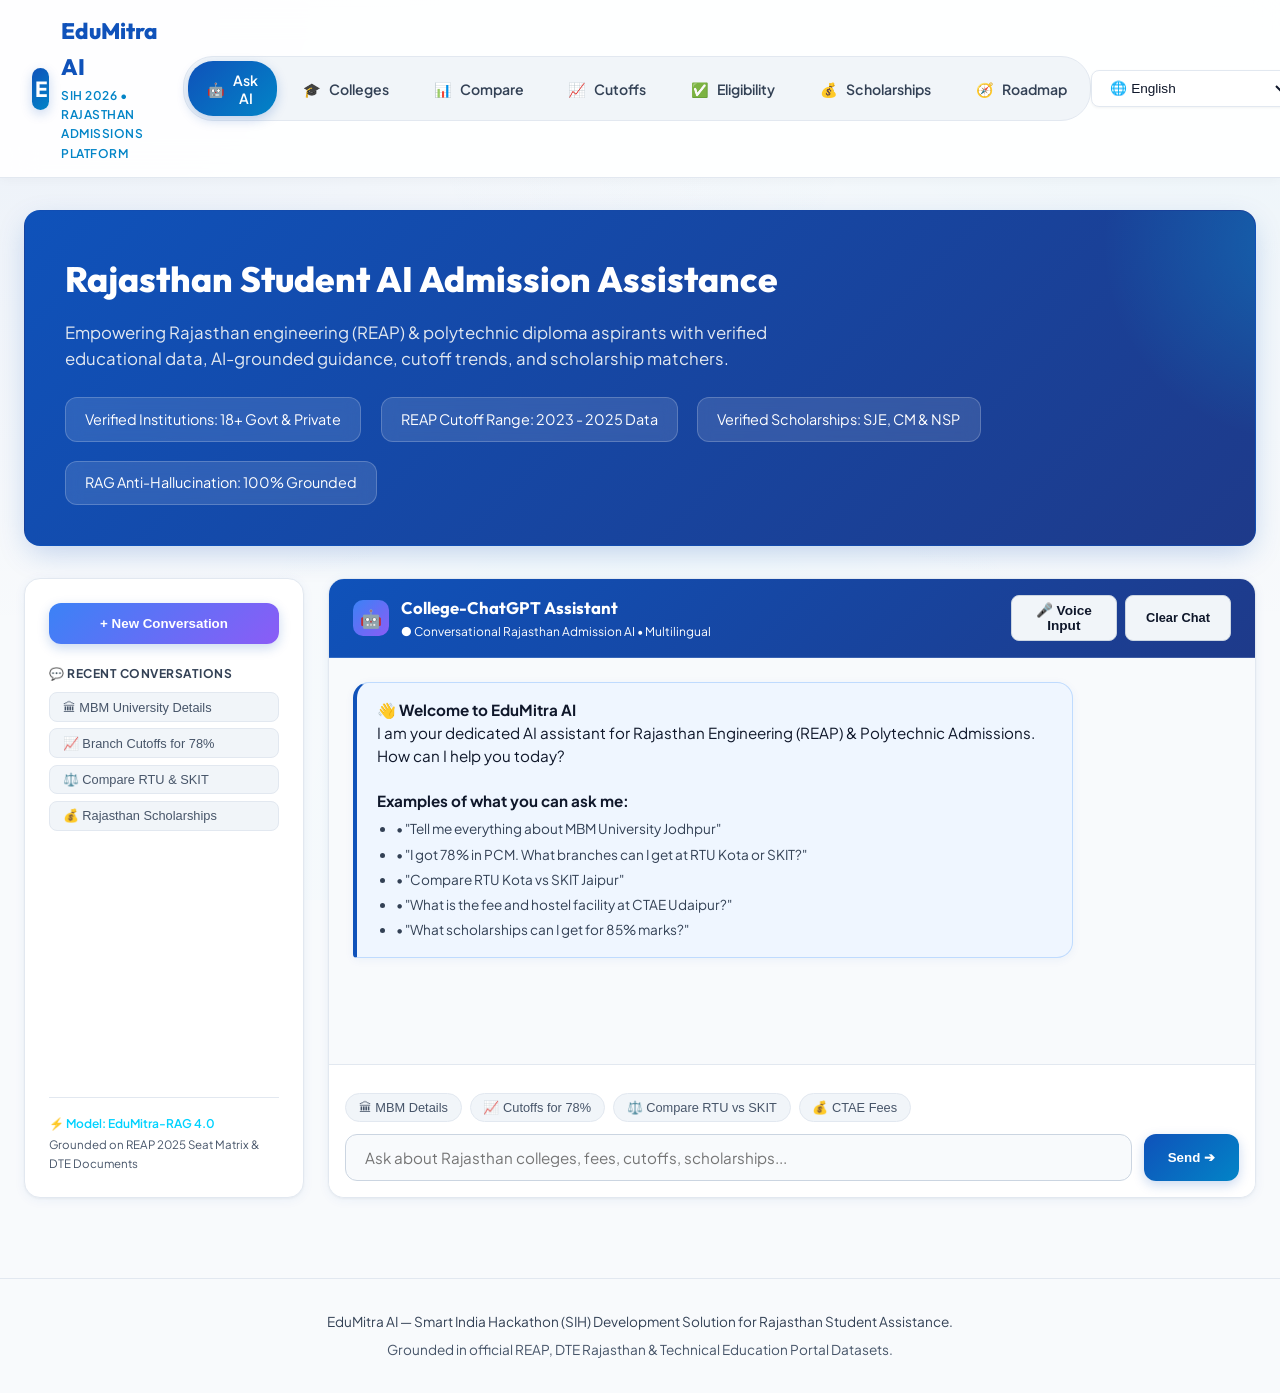
<file: index.html>
<!DOCTYPE html>
<html lang="en">
<head>
  <meta charset="UTF-8" />
  <meta name="viewport" content="width=device-width, initial-scale=1.0" />
  <title>EduMitra AI — College-ChatGPT for Rajasthan Admissions</title>
  <meta name="description" content="EduMitra AI is a centralized, multilingual AI-powered admission guidance platform for Rajasthan engineering (REAP) and polytechnic colleges using verified educational data." />
  <meta name="keywords" content="EduMitra AI, REAP 2026, Rajasthan Engineering Colleges, Polytechnic Rajasthan, Cutoff Explorer, RTU Kota, MBM Jodhpur, MNIT Jaipur" />

  <!-- Stylesheets -->
  <link rel="stylesheet" href="./css/styles.css?v=20260817_evaluator_v4" />
</head>
<body>

  <!-- Top Navbar -->
  <nav class="navbar" id="mainNavbar">
    <div class="logo-container">
      <div class="logo-icon">E</div>
      <div class="logo-text">
        <h1>EduMitra AI</h1>
        <p>SIH 2026 • RAJASTHAN ADMISSIONS PLATFORM</p>
      </div>
    </div>

    <!-- Navigation Tabs -->
    <div class="nav-tabs">
      <button class="nav-btn active" data-view="chatbot" id="navChatbot">
        <span>🤖</span> Ask AI
      </button>
      <button class="nav-btn" data-view="explorer" id="navExplorer">
        <span>🎓</span> Colleges
      </button>
      <button class="nav-btn" data-view="comparison" id="navComparison">
        <span>📊</span> Compare
      </button>
      <button class="nav-btn" data-view="cutoffs" id="navCutoffs">
        <span>📈</span> Cutoffs
      </button>
      <button class="nav-btn" data-view="eligibility" id="navEligibility">
        <span>✅</span> Eligibility
      </button>
      <button class="nav-btn" data-view="scholarships" id="navScholarships">
        <span>💰</span> Scholarships
      </button>
      <button class="nav-btn" data-view="roadmap" id="navRoadmap">
        <span>🧭</span> Roadmap
      </button>
    </div>

    <!-- Language Selector & Auth Controls -->
    <div class="header-controls">
      <select id="langSelector" class="lang-selector" aria-label="Select Language">
        <option value="en">🌐 English</option>
        <option value="hi">🇮🇳 हिंदी (Hindi)</option>
        <option value="raj">🚩 राजस्थानी (Rajasthani)</option>
      </select>
      <div id="authHeaderContainer"></div>
    </div>
  </nav>

  <!-- Main Content Container -->
  <main class="app-container">

    <!-- Hero Banner -->
    <header class="hero-banner">
      <h1 class="hero-title" id="heroTitle">Rajasthan Student AI Admission Assistance</h1>
      <p class="hero-subtitle" id="heroSubtitle">
        Empowering Rajasthan engineering (REAP) & polytechnic diploma aspirants with verified educational data, AI-grounded guidance, cutoff trends, and scholarship matchers.
      </p>
      <div class="quick-stats-row">
        <div class="stat-chip">
          <span id="stat1">Verified Institutions: 18+ Govt & Private</span>
        </div>
        <div class="stat-chip">
          <span id="stat2">REAP Cutoff Range: 2023 - 2025 Data</span>
        </div>
        <div class="stat-chip">
          <span id="stat3">Verified Scholarships: SJE, CM & NSP</span>
        </div>
        <div class="stat-chip">
          <span id="stat4">RAG Anti-Hallucination: 100% Grounded</span>
        </div>
      </div>
    </header>

    <!-- View 1: AI RAG Chatbot (College-ChatGPT) -->
    <section id="chatbotView" class="view-section active">
      <div id="chatbotViewContainer"></div>
    </section>

    <!-- View 2: College Explorer -->
    <section id="explorerView" class="view-section">
      <div id="explorerViewContainer"></div>
    </section>

    <!-- View 3: Side-by-Side Comparison -->
    <section id="comparisonView" class="view-section">
      <div id="comparisonViewContainer"></div>
    </section>

    <!-- View 4: REAP & Diploma Cutoff Explorer -->
    <section id="cutoffsView" class="view-section">
      <div id="cutoffsViewContainer"></div>
    </section>

    <!-- View 5: Instant Eligibility Checker -->
    <section id="eligibilityView" class="view-section">
      <div id="eligibilityViewContainer"></div>
    </section>

    <!-- View 6: Scholarship Finder -->
    <section id="scholarshipsView" class="view-section">
      <div id="scholarshipsViewContainer"></div>
    </section>

    <!-- View 7: Personalized Admission Roadmap -->
    <section id="roadmapView" class="view-section">
      <div id="roadmapViewContainer"></div>
    </section>

  </main>

  <!-- Footer -->
  <footer style="border-top:1px solid var(--border-glass); padding:2rem; margin-top:3rem; text-align:center; color:var(--text-muted); font-size:0.85rem;">
    <p>EduMitra AI — Smart India Hackathon (SIH) Development Solution for Rajasthan Student Assistance.</p>
    <p style="margin-top:0.4rem; color:var(--text-dim);">Grounded in official REAP, DTE Rajasthan & Technical Education Portal Datasets.</p>
  </footer>

  <!-- Application Logic ES Module with Cache-Buster -->
  <script type="module" src="./js/app.js?v=20260817_evaluator_v4"></script>
</body>
</html>
</file>
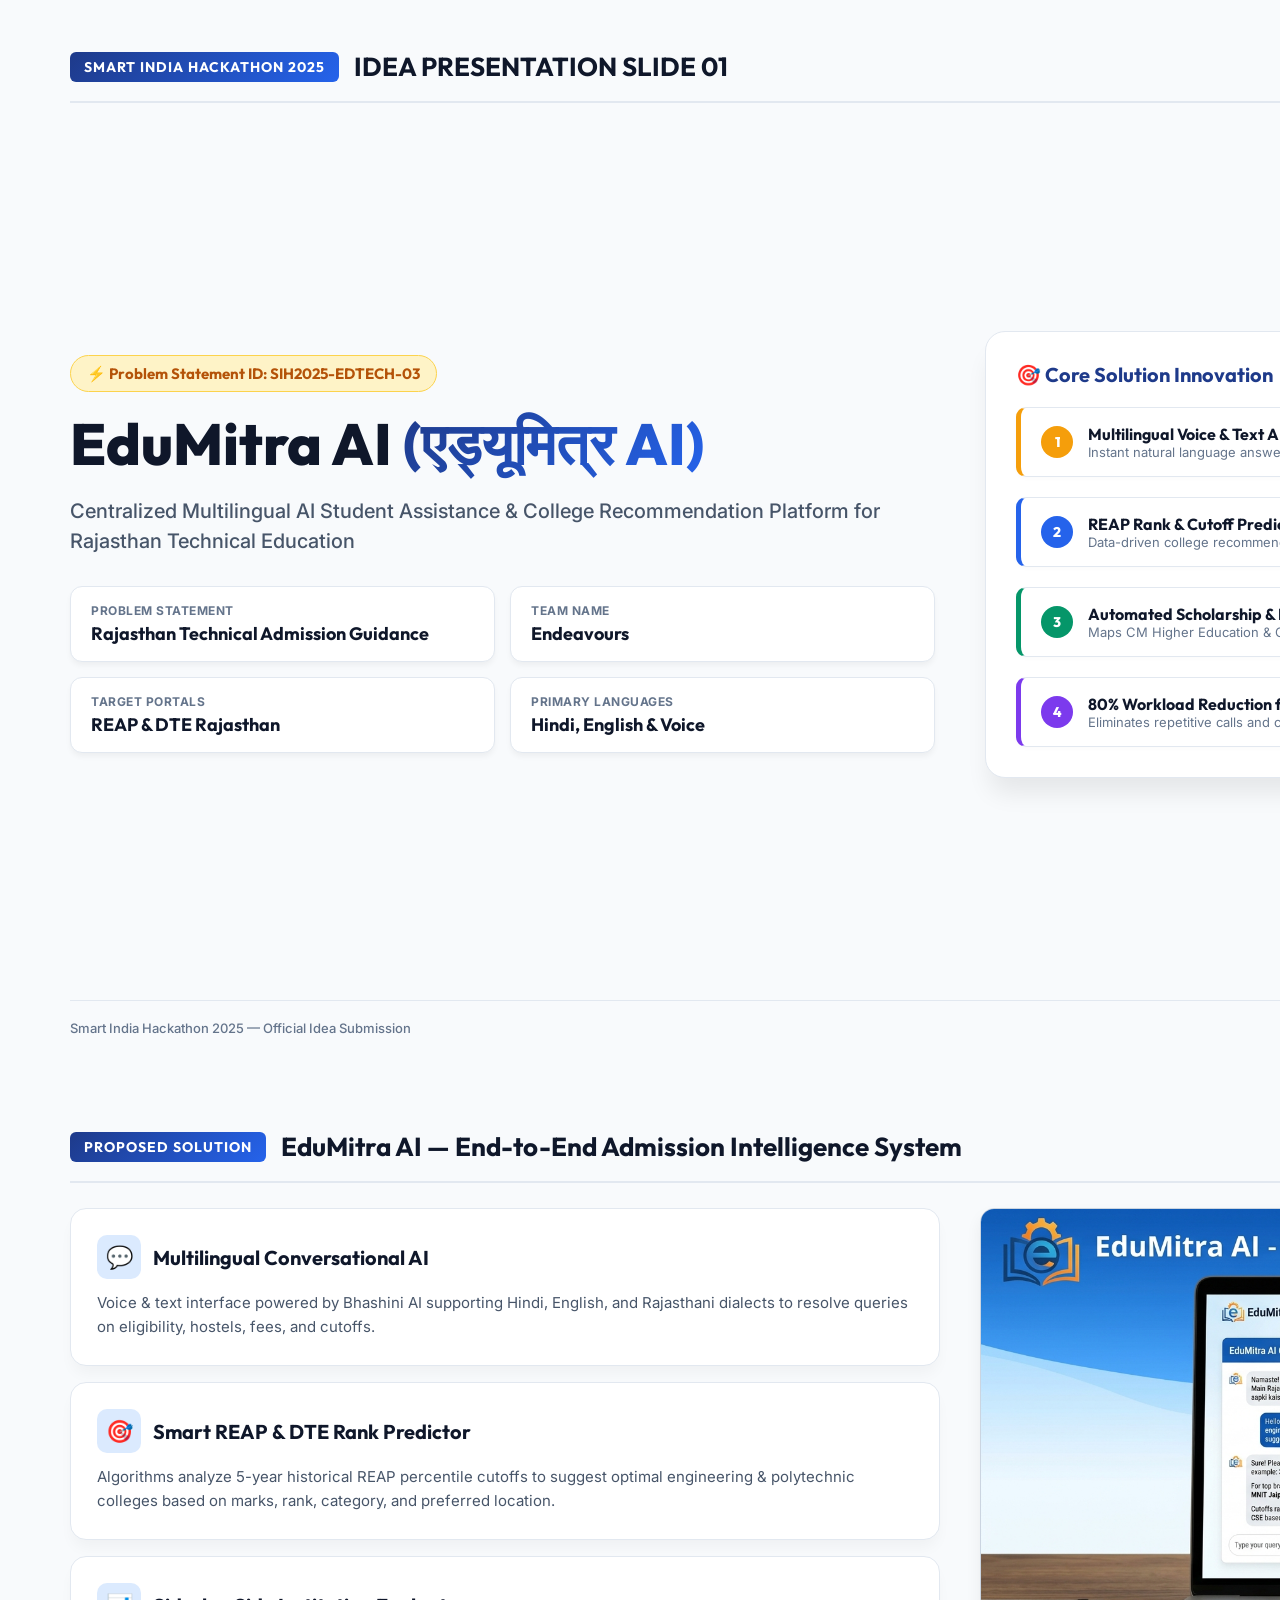
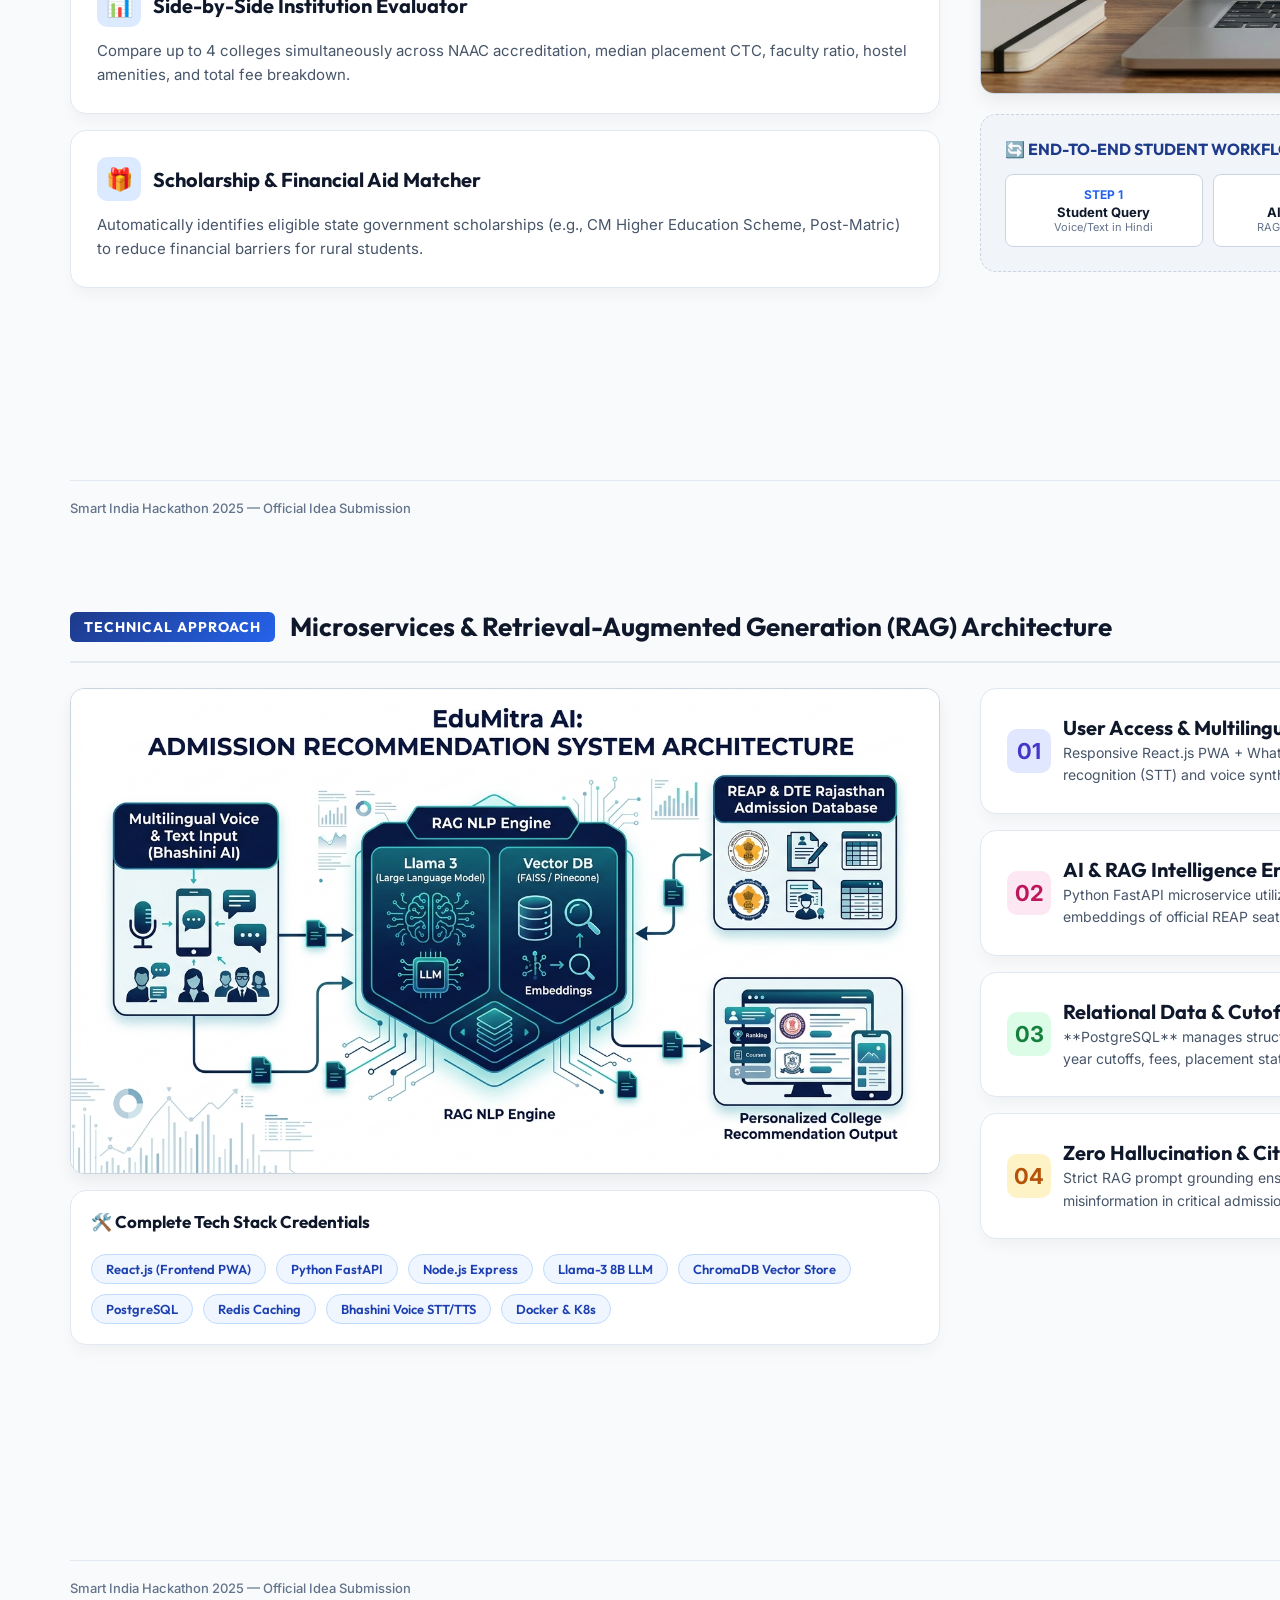
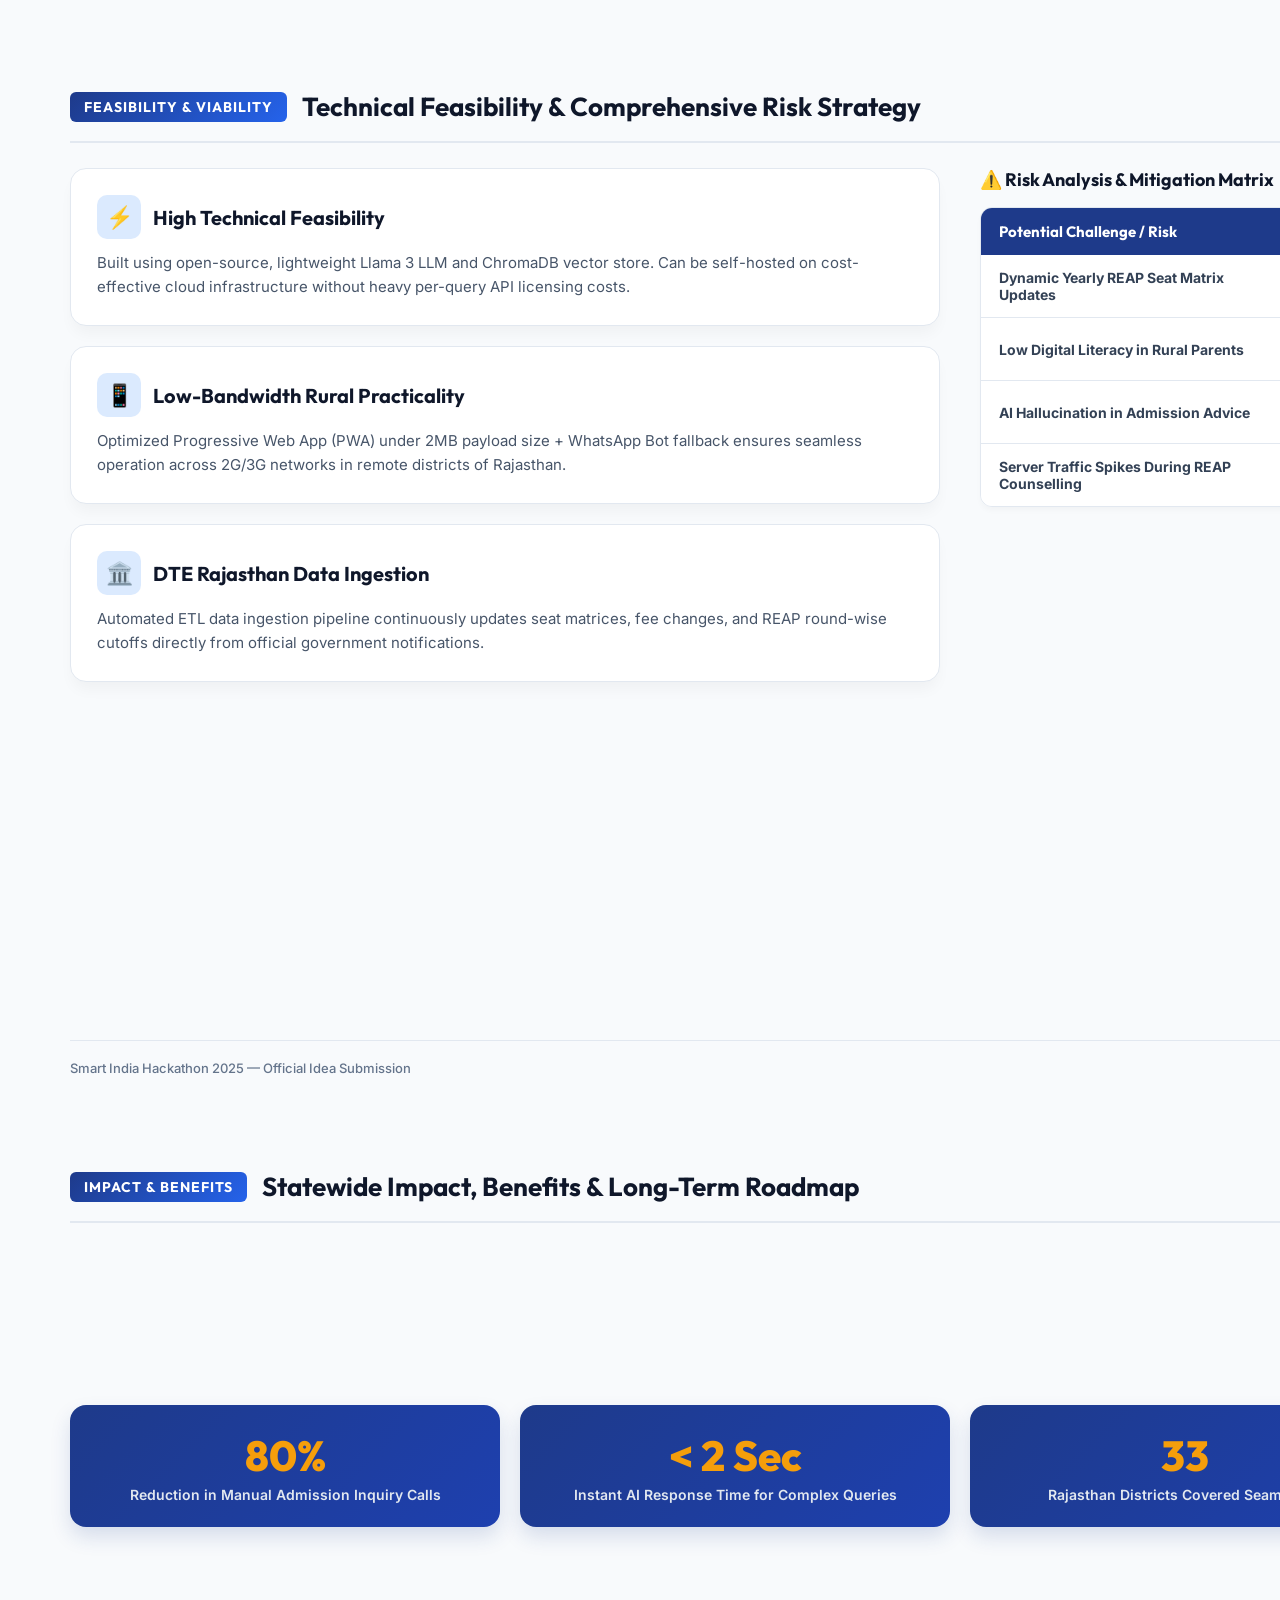
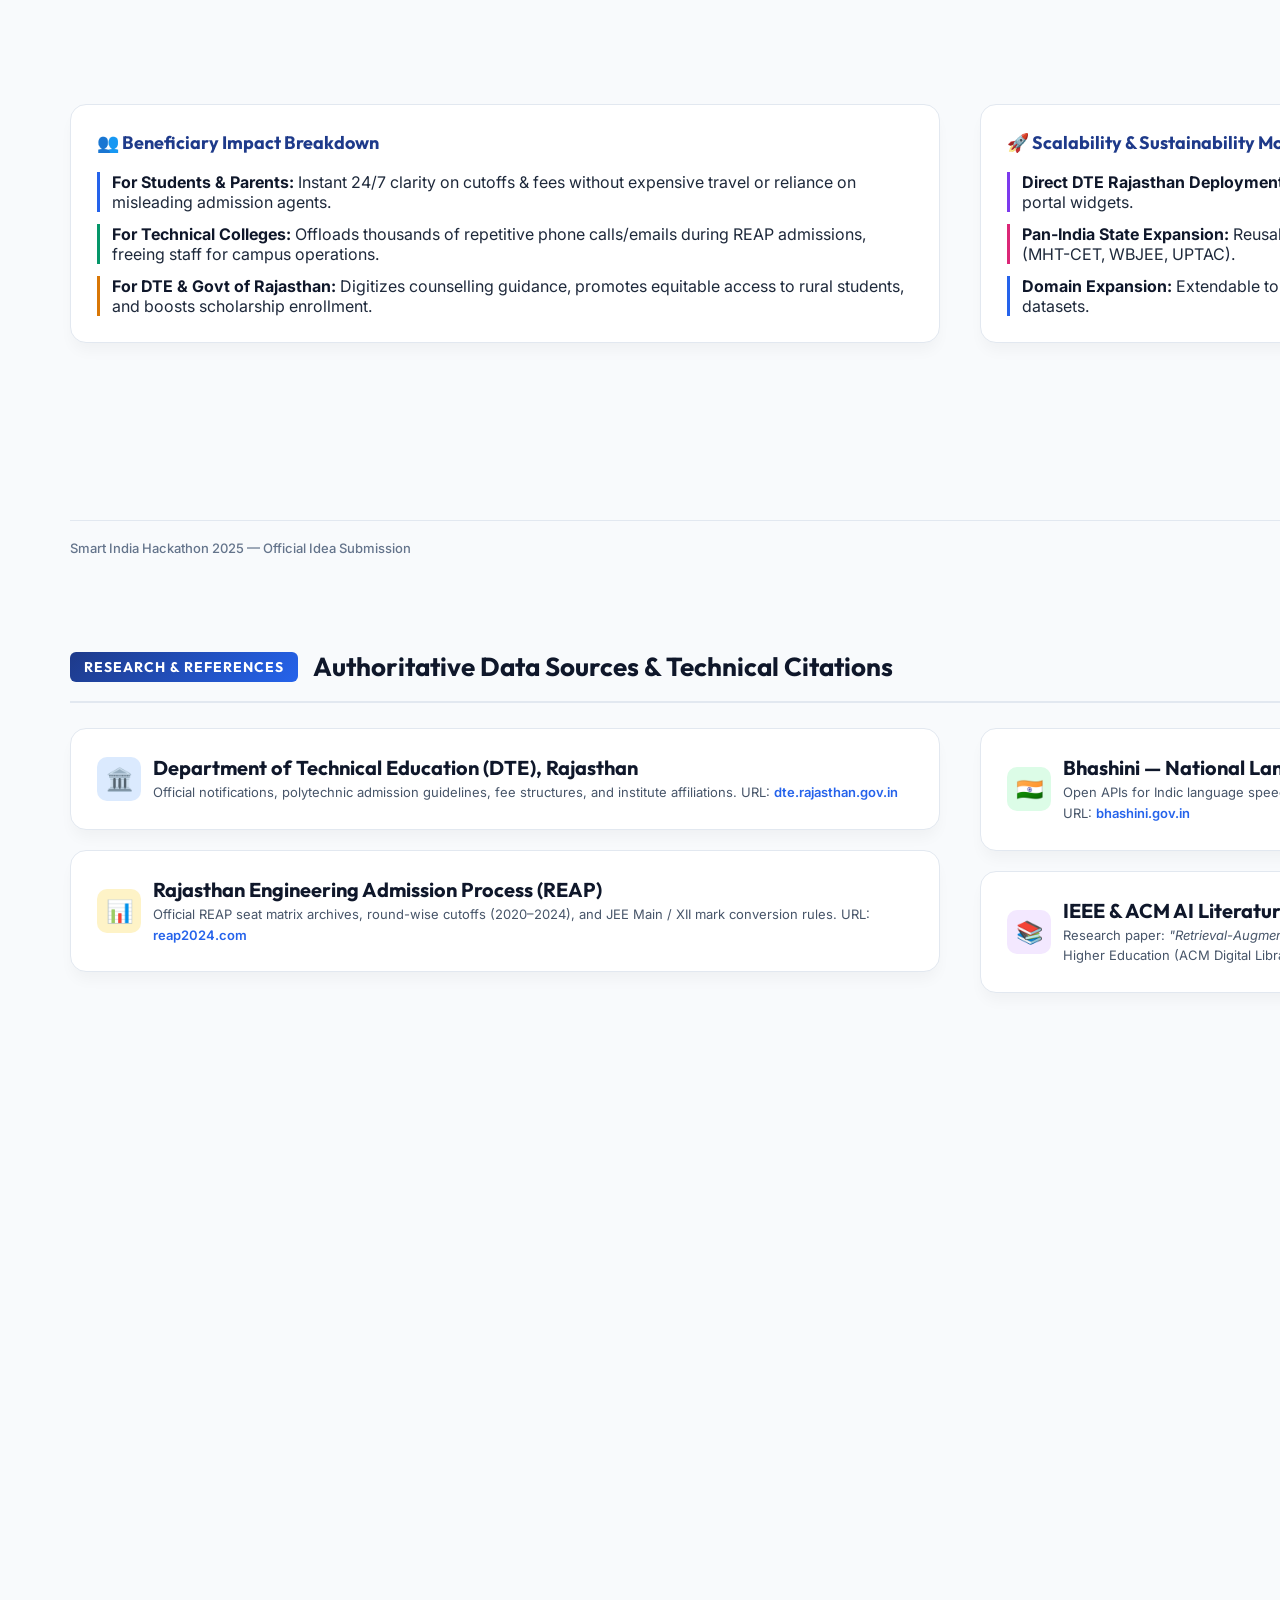
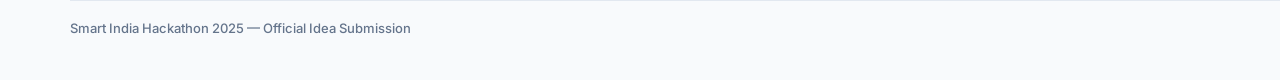
<file: New folder/edumitra_slides.html>
<!DOCTYPE html>
<html lang="en">
<head>
<meta charset="UTF-8">
<title>EduMitra AI - SIH 2025 Presentation</title>
<link rel="preconnect" href="https://fonts.googleapis.com">
<link rel="preconnect" href="https://fonts.gstatic.com" crossorigin>
<link href="https://fonts.googleapis.com/css2?family=Inter:wght@400;500;600;700;800&family=Outfit:wght@500;600;700;800&display=swap" rel="stylesheet">
<style>
  * {
    box-sizing: border-box;
    margin: 0;
    padding: 0;
  }
  @page {
    size: 1920px 1080px;
    margin: 0;
  }
  body {
    font-family: 'Inter', sans-serif;
    background-color: #0F172A;
    color: #1E293B;
    -webkit-print-color-adjust: exact;
    print-color-adjust: exact;
  }
  .slide {
    width: 1920px;
    height: 1080px;
    position: relative;
    background: #F8FAFC;
    page-break-after: always;
    overflow: hidden;
    display: flex;
    flex-direction: column;
    justify-content: space-between;
    padding: 50px 70px 40px 70px;
  }

  /* Header Bar */
  .slide-header {
    display: flex;
    justify-content: space-between;
    align-items: center;
    border-bottom: 2px solid #E2E8F0;
    padding-bottom: 18px;
    margin-bottom: 25px;
  }
  .header-left {
    display: flex;
    align-items: center;
    gap: 15px;
  }
  .sih-badge {
    background: linear-gradient(135deg, #1E3A8A, #2563EB);
    color: #FFFFFF;
    font-family: 'Outfit', sans-serif;
    font-weight: 700;
    font-size: 14px;
    letter-spacing: 1px;
    padding: 6px 14px;
    border-radius: 6px;
    text-transform: uppercase;
  }
  .slide-title-header {
    font-family: 'Outfit', sans-serif;
    font-size: 26px;
    font-weight: 700;
    color: #0F172A;
  }
  .header-right {
    font-family: 'Outfit', sans-serif;
    font-size: 15px;
    font-weight: 600;
    color: #64748B;
    display: flex;
    gap: 20px;
  }
  .header-right span {
    background: #E2E8F0;
    padding: 6px 12px;
    border-radius: 6px;
    color: #1E293B;
  }

  /* Footer Bar */
  .slide-footer {
    display: flex;
    justify-content: space-between;
    align-items: center;
    border-top: 1px solid #E2E8F0;
    padding-top: 15px;
    margin-top: 20px;
    font-size: 13px;
    color: #64748B;
    font-weight: 500;
  }
  .slide-number {
    font-family: 'Outfit', sans-serif;
    font-weight: 700;
    color: #1E3A8A;
    background: #DBEAFE;
    padding: 4px 12px;
    border-radius: 20px;
  }

  /* Slide 1 - Hero */
  .hero-container {
    display: grid;
    grid-template-columns: 1fr 1fr;
    gap: 50px;
    height: 100%;
    align-items: center;
  }
  .hero-text {
    display: flex;
    flex-direction: column;
    gap: 20px;
  }
  .hero-tag {
    display: inline-flex;
    align-items: center;
    gap: 8px;
    background: #FEF3C7;
    color: #B45309;
    font-family: 'Outfit', sans-serif;
    font-weight: 700;
    font-size: 15px;
    padding: 8px 16px;
    border-radius: 30px;
    width: fit-content;
    border: 1px solid #FCD34D;
  }
  .hero-main-title {
    font-family: 'Outfit', sans-serif;
    font-size: 58px;
    font-weight: 800;
    line-height: 1.1;
    color: #0F172A;
  }
  .hero-main-title span {
    color: #2563EB;
    background: linear-gradient(135deg, #1E3A8A, #2563EB);
    -webkit-background-clip: text;
    -webkit-text-fill-color: transparent;
  }
  .hero-sub {
    font-size: 20px;
    color: #475569;
    line-height: 1.5;
    font-weight: 500;
  }
  .meta-card-grid {
    display: grid;
    grid-template-columns: repeat(2, 1fr);
    gap: 15px;
    margin-top: 10px;
  }
  .meta-card {
    background: #FFFFFF;
    border: 1px solid #E2E8F0;
    padding: 16px 20px;
    border-radius: 12px;
    box-shadow: 0 4px 6px -1px rgba(0,0,0,0.05);
  }
  .meta-card-label {
    font-size: 12px;
    font-weight: 700;
    text-transform: uppercase;
    color: #64748B;
    letter-spacing: 0.5px;
  }
  .meta-card-val {
    font-family: 'Outfit', sans-serif;
    font-size: 18px;
    font-weight: 700;
    color: #0F172A;
    margin-top: 4px;
  }

  .hero-visual {
    background: #FFFFFF;
    border-radius: 20px;
    padding: 30px;
    box-shadow: 0 20px 25px -5px rgba(0,0,0,0.08);
    border: 1px solid #E2E8F0;
    display: flex;
    flex-direction: column;
    gap: 20px;
  }
  .hero-visual-title {
    font-family: 'Outfit', sans-serif;
    font-size: 20px;
    font-weight: 700;
    color: #1E3A8A;
    display: flex;
    align-items: center;
    gap: 10px;
  }

  /* Grid Layouts */
  .grid-2 {
    display: grid;
    grid-template-columns: 1fr 1fr;
    gap: 40px;
    height: 100%;
  }
  .grid-3 {
    display: grid;
    grid-template-columns: repeat(3, 1fr);
    gap: 30px;
    height: 100%;
  }

  .card {
    background: #FFFFFF;
    border: 1px solid #E2E8F0;
    border-radius: 16px;
    padding: 26px;
    box-shadow: 0 10px 15px -3px rgba(0,0,0,0.04);
    display: flex;
    flex-direction: column;
    gap: 12px;
  }
  .card-header {
    display: flex;
    align-items: center;
    gap: 12px;
  }
  .card-icon {
    width: 44px;
    height: 44px;
    border-radius: 10px;
    background: #DBEAFE;
    color: #1E3A8A;
    display: flex;
    align-items: center;
    justify-content: center;
    font-size: 22px;
    font-weight: 700;
    flex-shrink: 0;
  }
  .card-title {
    font-family: 'Outfit', sans-serif;
    font-size: 20px;
    font-weight: 700;
    color: #0F172A;
  }
  .card-desc {
    font-size: 15px;
    color: #475569;
    line-height: 1.6;
  }

  /* Flowchart / Steps styling */
  .workflow-box {
    background: #F1F5F9;
    border-radius: 16px;
    padding: 24px;
    border: 1px dashed #CBD5E1;
    display: flex;
    flex-direction: column;
    gap: 15px;
  }
  .workflow-step {
    background: #FFFFFF;
    border: 1px solid #E2E8F0;
    border-left: 5px solid #2563EB;
    padding: 16px 20px;
    border-radius: 10px;
    display: flex;
    align-items: center;
    gap: 15px;
    box-shadow: 0 2px 4px rgba(0,0,0,0.02);
  }
  .step-num {
    background: #1E3A8A;
    color: #FFF;
    font-family: 'Outfit', sans-serif;
    font-weight: 800;
    width: 32px;
    height: 32px;
    border-radius: 50%;
    display: flex;
    align-items: center;
    justify-content: center;
    font-size: 14px;
    flex-shrink: 0;
  }
  .step-content {
    display: flex;
    flex-direction: column;
  }
  .step-title {
    font-family: 'Outfit', sans-serif;
    font-weight: 700;
    font-size: 16px;
    color: #0F172A;
  }
  .step-detail {
    font-size: 13px;
    color: #64748B;
  }

  /* Table styling */
  .styled-table {
    width: 100%;
    border-collapse: separate;
    border-spacing: 0;
    border-radius: 12px;
    overflow: hidden;
    border: 1px solid #E2E8F0;
    box-shadow: 0 4px 6px -1px rgba(0,0,0,0.03);
  }
  .styled-table th {
    background: #1E3A8A;
    color: #FFFFFF;
    font-family: 'Outfit', sans-serif;
    font-weight: 700;
    font-size: 15px;
    padding: 14px 18px;
    text-align: left;
  }
  .styled-table td {
    background: #FFFFFF;
    padding: 14px 18px;
    font-size: 14px;
    color: #334155;
    border-bottom: 1px solid #E2E8F0;
  }
  .styled-table tr:last-child td {
    border-bottom: none;
  }
  .risk-badge {
    background: #FEE2E2;
    color: #991B1B;
    font-weight: 700;
    padding: 4px 10px;
    border-radius: 6px;
    font-size: 12px;
  }
  .strat-badge {
    background: #D1FAE5;
    color: #065F46;
    font-weight: 600;
    padding: 4px 10px;
    border-radius: 6px;
    font-size: 13px;
  }

  /* Stats Cards */
  .stat-grid {
    display: grid;
    grid-template-columns: repeat(4, 1fr);
    gap: 20px;
    margin-bottom: 20px;
  }
  .stat-card {
    background: linear-gradient(135deg, #1E3A8A, #1E40AF);
    color: #FFFFFF;
    padding: 24px;
    border-radius: 16px;
    text-align: center;
    box-shadow: 0 10px 20px rgba(30,58,138,0.15);
  }
  .stat-val {
    font-family: 'Outfit', sans-serif;
    font-size: 42px;
    font-weight: 800;
    color: #F59E0B;
  }
  .stat-label {
    font-size: 14px;
    font-weight: 600;
    margin-top: 4px;
    color: #E2E8F0;
  }

  /* Tech Pill Tags */
  .tech-pills {
    display: flex;
    flex-wrap: wrap;
    gap: 10px;
    margin-top: 10px;
  }
  .tech-pill {
    background: #EFF6FF;
    color: #1E40AF;
    font-family: 'Outfit', sans-serif;
    font-weight: 600;
    font-size: 13px;
    padding: 6px 14px;
    border-radius: 20px;
    border: 1px solid #BFDBFE;
  }

  .img-container {
    width: 100%;
    border-radius: 14px;
    overflow: hidden;
    border: 1px solid #CBD5E1;
    box-shadow: 0 8px 16px rgba(0,0,0,0.06);
  }
  .img-container img {
    width: 100%;
    height: auto;
    display: block;
  }
</style>
</head>
<body>

<!-- SLIDE 1 -->
<div class="slide">
  <div class="slide-header">
    <div class="header-left">
      <span class="sih-badge">SMART INDIA HACKATHON 2025</span>
      <span class="slide-title-header">IDEA PRESENTATION SLIDE 01</span>
    </div>
    <div class="header-right">
      <span>THEME: EDTECH</span>
      <span>CATEGORY: SOFTWARE</span>
    </div>
  </div>

  <div class="hero-container">
    <div class="hero-text">
      <div class="hero-tag">⚡ Problem Statement ID: SIH2025-EDTECH-03</div>
      <h1 class="hero-main-title">EduMitra AI <span>(एड्यूमित्र AI)</span></h1>
      <p class="hero-sub">Centralized Multilingual AI Student Assistance & College Recommendation Platform for Rajasthan Technical Education</p>
      
      <div class="meta-card-grid">
        <div class="meta-card">
          <div class="meta-card-label">Problem Statement</div>
          <div class="meta-card-val">Rajasthan Technical Admission Guidance</div>
        </div>
        <div class="meta-card">
          <div class="meta-card-label">Team Name</div>
          <div class="meta-card-val">Endeavours</div>
        </div>
        <div class="meta-card">
          <div class="meta-card-label">Target Portals</div>
          <div class="meta-card-val">REAP & DTE Rajasthan</div>
        </div>
        <div class="meta-card">
          <div class="meta-card-label">Primary Languages</div>
          <div class="meta-card-val">Hindi, English & Voice</div>
        </div>
      </div>
    </div>

    <div class="hero-visual">
      <div class="hero-visual-title">🎯 Core Solution Innovation</div>
      <div class="workflow-step" style="border-left-color: #F59E0B;">
        <div class="step-num" style="background:#F59E0B;">1</div>
        <div class="step-content">
          <div class="step-title">Multilingual Voice & Text AI Chatbot</div>
          <div class="step-detail">Instant natural language answers in Hindi & English for rural & urban students.</div>
        </div>
      </div>
      <div class="workflow-step" style="border-left-color: #2563EB;">
        <div class="step-num" style="background:#2563EB;">2</div>
        <div class="step-content">
          <div class="step-title">REAP Rank & Cutoff Predictor Engine</div>
          <div class="step-detail">Data-driven college recommendations based on 5-year historical REAP/DTE cutoffs.</div>
        </div>
      </div>
      <div class="workflow-step" style="border-left-color: #059669;">
        <div class="step-num" style="background:#059669;">3</div>
        <div class="step-content">
          <div class="step-title">Automated Scholarship & Fee Matcher</div>
          <div class="step-detail">Maps CM Higher Education & Govt welfare schemes to student profiles.</div>
        </div>
      </div>
      <div class="workflow-step" style="border-left-color: #7C3AED;">
        <div class="step-num" style="background:#7C3AED;">4</div>
        <div class="step-content">
          <div class="step-title">80% Workload Reduction for Colleges</div>
          <div class="step-detail">Eliminates repetitive calls and counter visits for admission staff.</div>
        </div>
      </div>
    </div>
  </div>

  <div class="slide-footer">
    <span>Smart India Hackathon 2025 — Official Idea Submission</span>
    <span class="slide-number">Slide 01 of 06</span>
  </div>
</div>

<!-- SLIDE 2 -->
<div class="slide">
  <div class="slide-header">
    <div class="header-left">
      <span class="sih-badge">PROPOSED SOLUTION</span>
      <span class="slide-title-header">EduMitra AI — End-to-End Admission Intelligence System</span>
    </div>
    <div class="header-right">
      <span>TEAM: ENDEAVOURS</span>
    </div>
  </div>

  <div class="grid-2">
    <!-- Left Column: Core Solution Pillars -->
    <div style="display:flex; flex-direction:column; gap:16px;">
      <div class="card">
        <div class="card-header">
          <div class="card-icon">💬</div>
          <div class="card-title">Multilingual Conversational AI</div>
        </div>
        <div class="card-desc">Voice & text interface powered by Bhashini AI supporting Hindi, English, and Rajasthani dialects to resolve queries on eligibility, hostels, fees, and cutoffs.</div>
      </div>

      <div class="card">
        <div class="card-header">
          <div class="card-icon">🎯</div>
          <div class="card-title">Smart REAP & DTE Rank Predictor</div>
        </div>
        <div class="card-desc">Algorithms analyze 5-year historical REAP percentile cutoffs to suggest optimal engineering & polytechnic colleges based on marks, rank, category, and preferred location.</div>
      </div>

      <div class="card">
        <div class="card-header">
          <div class="card-icon">📊</div>
          <div class="card-title">Side-by-Side Institution Evaluator</div>
        </div>
        <div class="card-desc">Compare up to 4 colleges simultaneously across NAAC accreditation, median placement CTC, faculty ratio, hostel amenities, and total fee breakdown.</div>
      </div>

      <div class="card">
        <div class="card-header">
          <div class="card-icon">🎁</div>
          <div class="card-title">Scholarship & Financial Aid Matcher</div>
        </div>
        <div class="card-desc">Automatically identifies eligible state government scholarships (e.g., CM Higher Education Scheme, Post-Matric) to reduce financial barriers for rural students.</div>
      </div>
    </div>

    <!-- Right Column: Visual UI Mockup & Step Workflow -->
    <div style="display:flex; flex-direction:column; gap:20px;">
      <div class="img-container">
        <img src="edumitra_ui.jpg" alt="EduMitra AI Interface Mockup">
      </div>

      <div class="workflow-box">
        <div style="font-family:'Outfit',sans-serif; font-weight:700; font-size:16px; color:#1E3A8A; display:flex; justify-content:space-between; align-items:center;">
          <span>🔄 END-TO-END STUDENT WORKFLOW</span>
          <span style="font-size:12px; background:#DBEAFE; color:#1E40AF; padding:2px 8px; border-radius:4px;">REAL-TIME RAG FLOW</span>
        </div>

        <div style="display:grid; grid-template-columns:repeat(4, 1fr); gap:10px;">
          <div style="background:#FFF; padding:12px; border-radius:8px; border:1px solid #CBD5E1; text-align:center;">
            <div style="font-size:12px; font-weight:700; color:#2563EB;">STEP 1</div>
            <div style="font-size:13px; font-weight:700; color:#0F172A; margin-top:2px;">Student Query</div>
            <div style="font-size:11px; color:#64748B;">Voice/Text in Hindi</div>
          </div>
          <div style="background:#FFF; padding:12px; border-radius:8px; border:1px solid #CBD5E1; text-align:center;">
            <div style="font-size:12px; font-weight:700; color:#2563EB;">STEP 2</div>
            <div style="font-size:13px; font-weight:700; color:#0F172A; margin-top:2px;">AI Processing</div>
            <div style="font-size:11px; color:#64748B;">RAG + REAP Vectors</div>
          </div>
          <div style="background:#FFF; padding:12px; border-radius:8px; border:1px solid #CBD5E1; text-align:center;">
            <div style="font-size:12px; font-weight:700; color:#2563EB;">STEP 3</div>
            <div style="font-size:13px; font-weight:700; color:#0F172A; margin-top:2px;">Match Output</div>
            <div style="font-size:11px; color:#64748B;">Rank-Cutoff Matrix</div>
          </div>
          <div style="background:#FFF; padding:12px; border-radius:8px; border:1px solid #CBD5E1; text-align:center;">
            <div style="font-size:12px; font-weight:700; color:#2563EB;">STEP 4</div>
            <div style="font-size:13px; font-weight:700; color:#0F172A; margin-top:2px;">Direct Action</div>
            <div style="font-size:11px; color:#64748B;">Apply REAP Form</div>
          </div>
        </div>
      </div>
    </div>
  </div>

  <div class="slide-footer">
    <span>Smart India Hackathon 2025 — Official Idea Submission</span>
    <span class="slide-number">Slide 02 of 06</span>
  </div>
</div>

<!-- SLIDE 3 -->
<div class="slide">
  <div class="slide-header">
    <div class="header-left">
      <span class="sih-badge">TECHNICAL APPROACH</span>
      <span class="slide-title-header">Microservices & Retrieval-Augmented Generation (RAG) Architecture</span>
    </div>
    <div class="header-right">
      <span>TEAM: ENDEAVOURS</span>
    </div>
  </div>

  <div class="grid-2">
    <!-- Left Column: Architecture Diagram Graphic -->
    <div style="display:flex; flex-direction:column; gap:16px;">
      <div class="img-container">
        <img src="edumitra_architecture.jpg" alt="EduMitra AI System Architecture">
      </div>

      <div class="card" style="padding:20px;">
        <div class="card-title" style="font-size:17px;">🛠️ Complete Tech Stack Credentials</div>
        <div class="tech-pills">
          <span class="tech-pill">React.js (Frontend PWA)</span>
          <span class="tech-pill">Python FastAPI</span>
          <span class="tech-pill">Node.js Express</span>
          <span class="tech-pill">Llama-3 8B LLM</span>
          <span class="tech-pill">ChromaDB Vector Store</span>
          <span class="tech-pill">PostgreSQL</span>
          <span class="tech-pill">Redis Caching</span>
          <span class="tech-pill">Bhashini Voice STT/TTS</span>
          <span class="tech-pill">Docker & K8s</span>
        </div>
      </div>
    </div>

    <!-- Right Column: Layer by Layer Explanation -->
    <div style="display:flex; flex-direction:column; gap:16px;">
      <div class="card">
        <div class="card-header">
          <div class="card-icon" style="background:#E0E7FF; color:#4338CA;">01</div>
          <div>
            <div class="card-title">User Access & Multilingual Layer</div>
            <div class="card-desc" style="font-size:14px; margin-top:2px;">Responsive React.js PWA + WhatsApp API integration. Integrates **Bhashini Indic API** for real-time speech recognition (STT) and voice synthesis (TTS) in Hindi & English.</div>
          </div>
        </div>
      </div>

      <div class="card">
        <div class="card-header">
          <div class="card-icon" style="background:#FCE7F3; color:#BE185D;">02</div>
          <div>
            <div class="card-title">AI & RAG Intelligence Engine</div>
            <div class="card-desc" style="font-size:14px; margin-top:2px;">Python FastAPI microservice utilizing **LangChain RAG pipeline** and **Llama-3 8B**. Queries vector embeddings of official REAP seat matrices and DTE handbooks stored in **ChromaDB**.</div>
          </div>
        </div>
      </div>

      <div class="card">
        <div class="card-header">
          <div class="card-icon" style="background:#DCFCE7; color:#15803D;">03</div>
          <div>
            <div class="card-title">Relational Data & Cutoff Engine</div>
            <div class="card-desc" style="font-size:14px; margin-top:2px;">**PostgreSQL** manages structured datasets for 150+ Rajasthan engineering & polytechnic colleges, previous year cutoffs, fees, placement stats, and hostel availability.</div>
          </div>
        </div>
      </div>

      <div class="card">
        <div class="card-header">
          <div class="card-icon" style="background:#FEF3C7; color:#B45309;">04</div>
          <div>
            <div class="card-title">Zero Hallucination & Citation Engine</div>
            <div class="card-desc" style="font-size:14px; margin-top:2px;">Strict RAG prompt grounding ensures AI responses are 100% cited from official DTE Rajasthan PDFs, eliminating misinformation in critical admission decisions.</div>
          </div>
        </div>
      </div>
    </div>
  </div>

  <div class="slide-footer">
    <span>Smart India Hackathon 2025 — Official Idea Submission</span>
    <span class="slide-number">Slide 03 of 06</span>
  </div>
</div>

<!-- SLIDE 4 -->
<div class="slide">
  <div class="slide-header">
    <div class="header-left">
      <span class="sih-badge">FEASIBILITY & VIABILITY</span>
      <span class="slide-title-header">Technical Feasibility & Comprehensive Risk Strategy</span>
    </div>
    <div class="header-right">
      <span>TEAM: ENDEAVOURS</span>
    </div>
  </div>

  <div class="grid-2">
    <!-- Left Column: Feasibility -->
    <div style="display:flex; flex-direction:column; gap:20px;">
      <div class="card">
        <div class="card-header">
          <div class="card-icon">⚡</div>
          <div class="card-title">High Technical Feasibility</div>
        </div>
        <div class="card-desc">Built using open-source, lightweight Llama 3 LLM and ChromaDB vector store. Can be self-hosted on cost-effective cloud infrastructure without heavy per-query API licensing costs.</div>
      </div>

      <div class="card">
        <div class="card-header">
          <div class="card-icon">📱</div>
          <div class="card-title">Low-Bandwidth Rural Practicality</div>
        </div>
        <div class="card-desc">Optimized Progressive Web App (PWA) under 2MB payload size + WhatsApp Bot fallback ensures seamless operation across 2G/3G networks in remote districts of Rajasthan.</div>
      </div>

      <div class="card">
        <div class="card-header">
          <div class="card-icon">🏛️</div>
          <div class="card-title">DTE Rajasthan Data Ingestion</div>
        </div>
        <div class="card-desc">Automated ETL data ingestion pipeline continuously updates seat matrices, fee changes, and REAP round-wise cutoffs directly from official government notifications.</div>
      </div>
    </div>

    <!-- Right Column: Risk & Mitigation Table -->
    <div style="display:flex; flex-direction:column; gap:16px;">
      <div style="font-family:'Outfit',sans-serif; font-weight:700; font-size:18px; color:#0F172A;">
        ⚠️ Risk Analysis & Mitigation Matrix
      </div>

      <table class="styled-table">
        <thead>
          <tr>
            <th>Potential Challenge / Risk</th>
            <th>Impact</th>
            <th>Mitigation Strategy</th>
          </tr>
        </thead>
        <tbody>
          <tr>
            <td><strong>Dynamic Yearly REAP Seat Matrix Updates</strong></td>
            <td><span class="risk-badge">MEDIUM</span></td>
            <td><span class="strat-badge">Automated Web Scraper + DTE Admin Verification Portal for fast dataset re-indexing.</span></td>
          </tr>
          <tr>
            <td><strong>Low Digital Literacy in Rural Parents</strong></td>
            <td><span class="risk-badge">HIGH</span></td>
            <td><span class="strat-badge">Voice-first Hindi Q&A interface via Bhashini Speech API + WhatsApp bot integration.</span></td>
          </tr>
          <tr>
            <td><strong>AI Hallucination in Admission Advice</strong></td>
            <td><span class="risk-badge">CRITICAL</span></td>
            <td><span class="strat-badge">Strict RAG grounding over DTE rulebooks with mandatory source URL citations.</span></td>
          </tr>
          <tr>
            <td><strong>Server Traffic Spikes During REAP Counselling</strong></td>
            <td><span class="risk-badge">MEDIUM</span></td>
            <td><span class="strat-badge">Redis query caching for popular FAQs + auto-scaling Docker microservices.</span></td>
          </tr>
        </tbody>
      </table>
    </div>
  </div>

  <div class="slide-footer">
    <span>Smart India Hackathon 2025 — Official Idea Submission</span>
    <span class="slide-number">Slide 04 of 06</span>
  </div>
</div>

<!-- SLIDE 5 -->
<div class="slide">
  <div class="slide-header">
    <div class="header-left">
      <span class="sih-badge">IMPACT & BENEFITS</span>
      <span class="slide-title-header">Statewide Impact, Benefits & Long-Term Roadmap</span>
    </div>
    <div class="header-right">
      <span>TEAM: ENDEAVOURS</span>
    </div>
  </div>

  <!-- Key Metrics Row -->
  <div class="stat-grid">
    <div class="stat-card">
      <div class="stat-val">80%</div>
      <div class="stat-label">Reduction in Manual Admission Inquiry Calls</div>
    </div>
    <div class="stat-card">
      <div class="stat-val">&lt; 2 Sec</div>
      <div class="stat-label">Instant AI Response Time for Complex Queries</div>
    </div>
    <div class="stat-card">
      <div class="stat-val">33</div>
      <div class="stat-label">Rajasthan Districts Covered Seamlessly</div>
    </div>
    <div class="stat-card">
      <div class="stat-val">100%</div>
      <div class="stat-label">Free & Transparent Access for Students</div>
    </div>
  </div>

  <div class="grid-2" style="height: auto;">
    <!-- Left Column: Stakeholder Benefits -->
    <div class="card">
      <div class="card-title" style="color:#1E3A8A; font-size:18px;">👥 Beneficiary Impact Breakdown</div>
      <div style="display:flex; flex-direction:column; gap:12px; margin-top:6px;">
        <div style="border-left:3px solid #2563EB; padding-left:12px;">
          <strong style="color:#0F172A;">For Students & Parents:</strong> Instant 24/7 clarity on cutoffs & fees without expensive travel or reliance on misleading admission agents.
        </div>
        <div style="border-left:3px solid #059669; padding-left:12px;">
          <strong style="color:#0F172A;">For Technical Colleges:</strong> Offloads thousands of repetitive phone calls/emails during REAP admissions, freeing staff for campus operations.
        </div>
        <div style="border-left:3px solid #D97706; padding-left:12px;">
          <strong style="color:#0F172A;">For DTE & Govt of Rajasthan:</strong> Digitizes counselling guidance, promotes equitable access to rural students, and boosts scholarship enrollment.
        </div>
      </div>
    </div>

    <!-- Right Column: Sustainability & Expansion -->
    <div class="card">
      <div class="card-title" style="color:#1E3A8A; font-size:18px;">🚀 Scalability & Sustainability Model</div>
      <div style="display:flex; flex-direction:column; gap:12px; margin-top:6px;">
        <div style="border-left:3px solid #7C3AED; padding-left:12px;">
          <strong style="color:#0F172A;">Direct DTE Rajasthan Deployment:</strong> White-label integration into official `dte.rajasthan.gov.in` and REAP portal widgets.
        </div>
        <div style="border-left:3px solid #DB2777; padding-left:12px;">
          <strong style="color:#0F172A;">Pan-India State Expansion:</strong> Reusable SaaS architecture scalable to other state technical admission boards (MHT-CET, WBJEE, UPTAC).
        </div>
        <div style="border-left:3px solid #2563EB; padding-left:12px;">
          <strong style="color:#0F172A;">Domain Expansion:</strong> Extendable to ITI, Polytechnic diploma, Pharmacy, and Medical (NEET) counselling datasets.
        </div>
      </div>
    </div>
  </div>

  <div class="slide-footer">
    <span>Smart India Hackathon 2025 — Official Idea Submission</span>
    <span class="slide-number">Slide 05 of 06</span>
  </div>
</div>

<!-- SLIDE 6 -->
<div class="slide">
  <div class="slide-header">
    <div class="header-left">
      <span class="sih-badge">RESEARCH & REFERENCES</span>
      <span class="slide-title-header">Authoritative Data Sources & Technical Citations</span>
    </div>
    <div class="header-right">
      <span>TEAM: ENDEAVOURS</span>
    </div>
  </div>

  <div class="grid-2">
    <div style="display:flex; flex-direction:column; gap:20px;">
      <div class="card">
        <div class="card-header">
          <div class="card-icon" style="background:#DBEAFE; color:#1E3A8A;">🏛️</div>
          <div>
            <div class="card-title">Department of Technical Education (DTE), Rajasthan</div>
            <div class="card-desc" style="font-size:13px; margin-top:2px;">Official notifications, polytechnic admission guidelines, fee structures, and institute affiliations. URL: <span style="color:#2563EB; font-weight:600;">dte.rajasthan.gov.in</span></div>
          </div>
        </div>
      </div>

      <div class="card">
        <div class="card-header">
          <div class="card-icon" style="background:#FEF3C7; color:#B45309;">📊</div>
          <div>
            <div class="card-title">Rajasthan Engineering Admission Process (REAP)</div>
            <div class="card-desc" style="font-size:13px; margin-top:2px;">Official REAP seat matrix archives, round-wise cutoffs (2020–2024), and JEE Main / XII mark conversion rules. URL: <span style="color:#2563EB; font-weight:600;">reap2024.com</span></div>
          </div>
        </div>
      </div>
    </div>

    <div style="display:flex; flex-direction:column; gap:20px;">
      <div class="card">
        <div class="card-header">
          <div class="card-icon" style="background:#DCFCE7; color:#15803D;">🇮🇳</div>
          <div>
            <div class="card-title">Bhashini — National Language Translation Mission</div>
            <div class="card-desc" style="font-size:13px; margin-top:2px;">Open APIs for Indic language speech recognition (ASR) and text translation under Ministry of Electronics & IT (MeitY). URL: <span style="color:#2563EB; font-weight:600;">bhashini.gov.in</span></div>
          </div>
        </div>
      </div>

      <div class="card">
        <div class="card-header">
          <div class="card-icon" style="background:#F3E8FF; color:#6B21A8;">📚</div>
          <div>
            <div class="card-title">IEEE & ACM AI Literature References</div>
            <div class="card-desc" style="font-size:13px; margin-top:2px;">Research paper: <em>"Retrieval-Augmented Generation for Public Governance Q&A Systems"</em> (IEEE Access 2024) & AI in Higher Education (ACM Digital Library).</div>
          </div>
        </div>
      </div>
    </div>
  </div>

  <div class="slide-footer">
    <span>Smart India Hackathon 2025 — Official Idea Submission</span>
    <span class="slide-number">Slide 06 of 06</span>
  </div>
</div>

</body>
</html>
</file>
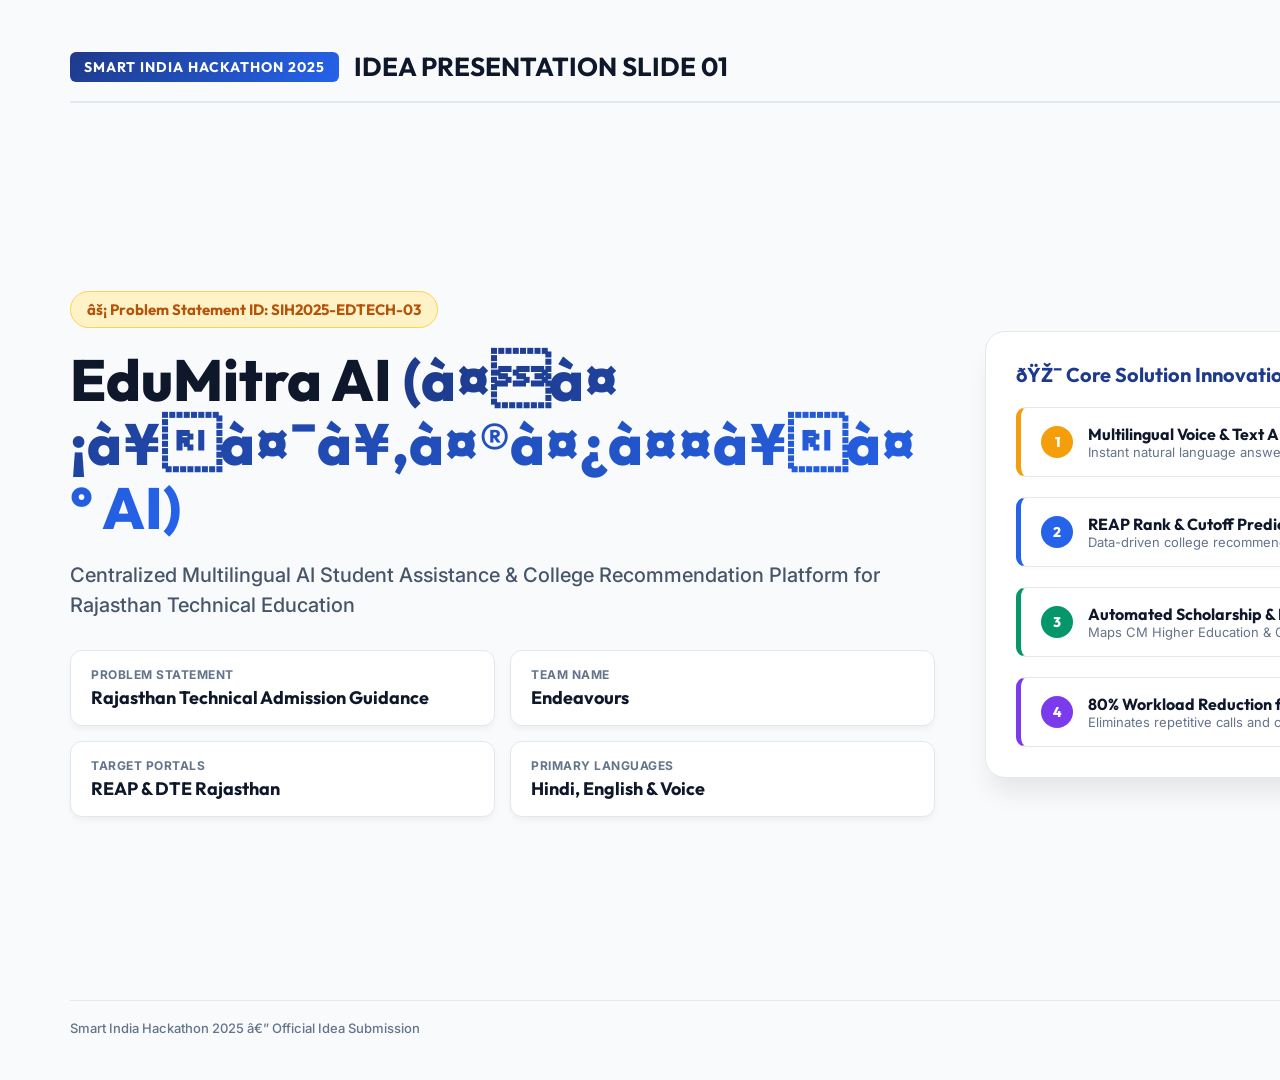
<file: New folder/slide_tmp_1.html>
﻿<!DOCTYPE html>
<html lang="en">
<head>
<meta charset="UTF-8">
<title>EduMitra AI - SIH 2025 Presentation</title>
<link rel="preconnect" href="https://fonts.googleapis.com">
<link rel="preconnect" href="https://fonts.gstatic.com" crossorigin>
<link href="https://fonts.googleapis.com/css2?family=Inter:wght@400;500;600;700;800&family=Outfit:wght@500;600;700;800&display=swap" rel="stylesheet">
<style>
  * {
    box-sizing: border-box;
    margin: 0;
    padding: 0;
  }
  @page {
    size: 1920px 1080px;
    margin: 0;
  }
  body {
    font-family: 'Inter', sans-serif;
    background-color: #0F172A;
    color: #1E293B;
    -webkit-print-color-adjust: exact;
    print-color-adjust: exact;
  }
  .slide {
    width: 1920px;
    height: 1080px;
    position: relative;
    background: #F8FAFC;
    page-break-after: always;
    overflow: hidden;
    display: flex;
    flex-direction: column;
    justify-content: space-between;
    padding: 50px 70px 40px 70px;
  }

  /* Header Bar */
  .slide-header {
    display: flex;
    justify-content: space-between;
    align-items: center;
    border-bottom: 2px solid #E2E8F0;
    padding-bottom: 18px;
    margin-bottom: 25px;
  }
  .header-left {
    display: flex;
    align-items: center;
    gap: 15px;
  }
  .sih-badge {
    background: linear-gradient(135deg, #1E3A8A, #2563EB);
    color: #FFFFFF;
    font-family: 'Outfit', sans-serif;
    font-weight: 700;
    font-size: 14px;
    letter-spacing: 1px;
    padding: 6px 14px;
    border-radius: 6px;
    text-transform: uppercase;
  }
  .slide-title-header {
    font-family: 'Outfit', sans-serif;
    font-size: 26px;
    font-weight: 700;
    color: #0F172A;
  }
  .header-right {
    font-family: 'Outfit', sans-serif;
    font-size: 15px;
    font-weight: 600;
    color: #64748B;
    display: flex;
    gap: 20px;
  }
  .header-right span {
    background: #E2E8F0;
    padding: 6px 12px;
    border-radius: 6px;
    color: #1E293B;
  }

  /* Footer Bar */
  .slide-footer {
    display: flex;
    justify-content: space-between;
    align-items: center;
    border-top: 1px solid #E2E8F0;
    padding-top: 15px;
    margin-top: 20px;
    font-size: 13px;
    color: #64748B;
    font-weight: 500;
  }
  .slide-number {
    font-family: 'Outfit', sans-serif;
    font-weight: 700;
    color: #1E3A8A;
    background: #DBEAFE;
    padding: 4px 12px;
    border-radius: 20px;
  }

  /* Slide 1 - Hero */
  .hero-container {
    display: grid;
    grid-template-columns: 1fr 1fr;
    gap: 50px;
    height: 100%;
    align-items: center;
  }
  .hero-text {
    display: flex;
    flex-direction: column;
    gap: 20px;
  }
  .hero-tag {
    display: inline-flex;
    align-items: center;
    gap: 8px;
    background: #FEF3C7;
    color: #B45309;
    font-family: 'Outfit', sans-serif;
    font-weight: 700;
    font-size: 15px;
    padding: 8px 16px;
    border-radius: 30px;
    width: fit-content;
    border: 1px solid #FCD34D;
  }
  .hero-main-title {
    font-family: 'Outfit', sans-serif;
    font-size: 58px;
    font-weight: 800;
    line-height: 1.1;
    color: #0F172A;
  }
  .hero-main-title span {
    color: #2563EB;
    background: linear-gradient(135deg, #1E3A8A, #2563EB);
    -webkit-background-clip: text;
    -webkit-text-fill-color: transparent;
  }
  .hero-sub {
    font-size: 20px;
    color: #475569;
    line-height: 1.5;
    font-weight: 500;
  }
  .meta-card-grid {
    display: grid;
    grid-template-columns: repeat(2, 1fr);
    gap: 15px;
    margin-top: 10px;
  }
  .meta-card {
    background: #FFFFFF;
    border: 1px solid #E2E8F0;
    padding: 16px 20px;
    border-radius: 12px;
    box-shadow: 0 4px 6px -1px rgba(0,0,0,0.05);
  }
  .meta-card-label {
    font-size: 12px;
    font-weight: 700;
    text-transform: uppercase;
    color: #64748B;
    letter-spacing: 0.5px;
  }
  .meta-card-val {
    font-family: 'Outfit', sans-serif;
    font-size: 18px;
    font-weight: 700;
    color: #0F172A;
    margin-top: 4px;
  }

  .hero-visual {
    background: #FFFFFF;
    border-radius: 20px;
    padding: 30px;
    box-shadow: 0 20px 25px -5px rgba(0,0,0,0.08);
    border: 1px solid #E2E8F0;
    display: flex;
    flex-direction: column;
    gap: 20px;
  }
  .hero-visual-title {
    font-family: 'Outfit', sans-serif;
    font-size: 20px;
    font-weight: 700;
    color: #1E3A8A;
    display: flex;
    align-items: center;
    gap: 10px;
  }

  /* Grid Layouts */
  .grid-2 {
    display: grid;
    grid-template-columns: 1fr 1fr;
    gap: 40px;
    height: 100%;
  }
  .grid-3 {
    display: grid;
    grid-template-columns: repeat(3, 1fr);
    gap: 30px;
    height: 100%;
  }

  .card {
    background: #FFFFFF;
    border: 1px solid #E2E8F0;
    border-radius: 16px;
    padding: 26px;
    box-shadow: 0 10px 15px -3px rgba(0,0,0,0.04);
    display: flex;
    flex-direction: column;
    gap: 12px;
  }
  .card-header {
    display: flex;
    align-items: center;
    gap: 12px;
  }
  .card-icon {
    width: 44px;
    height: 44px;
    border-radius: 10px;
    background: #DBEAFE;
    color: #1E3A8A;
    display: flex;
    align-items: center;
    justify-content: center;
    font-size: 22px;
    font-weight: 700;
    flex-shrink: 0;
  }
  .card-title {
    font-family: 'Outfit', sans-serif;
    font-size: 20px;
    font-weight: 700;
    color: #0F172A;
  }
  .card-desc {
    font-size: 15px;
    color: #475569;
    line-height: 1.6;
  }

  /* Flowchart / Steps styling */
  .workflow-box {
    background: #F1F5F9;
    border-radius: 16px;
    padding: 24px;
    border: 1px dashed #CBD5E1;
    display: flex;
    flex-direction: column;
    gap: 15px;
  }
  .workflow-step {
    background: #FFFFFF;
    border: 1px solid #E2E8F0;
    border-left: 5px solid #2563EB;
    padding: 16px 20px;
    border-radius: 10px;
    display: flex;
    align-items: center;
    gap: 15px;
    box-shadow: 0 2px 4px rgba(0,0,0,0.02);
  }
  .step-num {
    background: #1E3A8A;
    color: #FFF;
    font-family: 'Outfit', sans-serif;
    font-weight: 800;
    width: 32px;
    height: 32px;
    border-radius: 50%;
    display: flex;
    align-items: center;
    justify-content: center;
    font-size: 14px;
    flex-shrink: 0;
  }
  .step-content {
    display: flex;
    flex-direction: column;
  }
  .step-title {
    font-family: 'Outfit', sans-serif;
    font-weight: 700;
    font-size: 16px;
    color: #0F172A;
  }
  .step-detail {
    font-size: 13px;
    color: #64748B;
  }

  /* Table styling */
  .styled-table {
    width: 100%;
    border-collapse: separate;
    border-spacing: 0;
    border-radius: 12px;
    overflow: hidden;
    border: 1px solid #E2E8F0;
    box-shadow: 0 4px 6px -1px rgba(0,0,0,0.03);
  }
  .styled-table th {
    background: #1E3A8A;
    color: #FFFFFF;
    font-family: 'Outfit', sans-serif;
    font-weight: 700;
    font-size: 15px;
    padding: 14px 18px;
    text-align: left;
  }
  .styled-table td {
    background: #FFFFFF;
    padding: 14px 18px;
    font-size: 14px;
    color: #334155;
    border-bottom: 1px solid #E2E8F0;
  }
  .styled-table tr:last-child td {
    border-bottom: none;
  }
  .risk-badge {
    background: #FEE2E2;
    color: #991B1B;
    font-weight: 700;
    padding: 4px 10px;
    border-radius: 6px;
    font-size: 12px;
  }
  .strat-badge {
    background: #D1FAE5;
    color: #065F46;
    font-weight: 600;
    padding: 4px 10px;
    border-radius: 6px;
    font-size: 13px;
  }

  /* Stats Cards */
  .stat-grid {
    display: grid;
    grid-template-columns: repeat(4, 1fr);
    gap: 20px;
    margin-bottom: 20px;
  }
  .stat-card {
    background: linear-gradient(135deg, #1E3A8A, #1E40AF);
    color: #FFFFFF;
    padding: 24px;
    border-radius: 16px;
    text-align: center;
    box-shadow: 0 10px 20px rgba(30,58,138,0.15);
  }
  .stat-val {
    font-family: 'Outfit', sans-serif;
    font-size: 42px;
    font-weight: 800;
    color: #F59E0B;
  }
  .stat-label {
    font-size: 14px;
    font-weight: 600;
    margin-top: 4px;
    color: #E2E8F0;
  }

  /* Tech Pill Tags */
  .tech-pills {
    display: flex;
    flex-wrap: wrap;
    gap: 10px;
    margin-top: 10px;
  }
  .tech-pill {
    background: #EFF6FF;
    color: #1E40AF;
    font-family: 'Outfit', sans-serif;
    font-weight: 600;
    font-size: 13px;
    padding: 6px 14px;
    border-radius: 20px;
    border: 1px solid #BFDBFE;
  }

  .img-container {
    width: 100%;
    border-radius: 14px;
    overflow: hidden;
    border: 1px solid #CBD5E1;
    box-shadow: 0 8px 16px rgba(0,0,0,0.06);
  }
  .img-container img {
    width: 100%;
    height: auto;
    display: block;
  }
</style>
</head>
<body style="background:#0F172A; margin:0; padding:0; overflow:hidden;">
<div class="slide">
  <div class="slide-header">
    <div class="header-left">
      <span class="sih-badge">SMART INDIA HACKATHON 2025</span>
      <span class="slide-title-header">IDEA PRESENTATION SLIDE 01</span>
    </div>
    <div class="header-right">
      <span>THEME: EDTECH</span>
      <span>CATEGORY: SOFTWARE</span>
    </div>
  </div>

  <div class="hero-container">
    <div class="hero-text">
      <div class="hero-tag">âš¡ Problem Statement ID: SIH2025-EDTECH-03</div>
      <h1 class="hero-main-title">EduMitra AI <span>(à¤à¤¡à¥à¤¯à¥‚à¤®à¤¿à¤¤à¥à¤° AI)</span></h1>
      <p class="hero-sub">Centralized Multilingual AI Student Assistance & College Recommendation Platform for Rajasthan Technical Education</p>
      
      <div class="meta-card-grid">
        <div class="meta-card">
          <div class="meta-card-label">Problem Statement</div>
          <div class="meta-card-val">Rajasthan Technical Admission Guidance</div>
        </div>
        <div class="meta-card">
          <div class="meta-card-label">Team Name</div>
          <div class="meta-card-val">Endeavours</div>
        </div>
        <div class="meta-card">
          <div class="meta-card-label">Target Portals</div>
          <div class="meta-card-val">REAP & DTE Rajasthan</div>
        </div>
        <div class="meta-card">
          <div class="meta-card-label">Primary Languages</div>
          <div class="meta-card-val">Hindi, English & Voice</div>
        </div>
      </div>
    </div>

    <div class="hero-visual">
      <div class="hero-visual-title">ðŸŽ¯ Core Solution Innovation</div>
      <div class="workflow-step" style="border-left-color: #F59E0B;">
        <div class="step-num" style="background:#F59E0B;">1</div>
        <div class="step-content">
          <div class="step-title">Multilingual Voice & Text AI Chatbot</div>
          <div class="step-detail">Instant natural language answers in Hindi & English for rural & urban students.</div>
        </div>
      </div>
      <div class="workflow-step" style="border-left-color: #2563EB;">
        <div class="step-num" style="background:#2563EB;">2</div>
        <div class="step-content">
          <div class="step-title">REAP Rank & Cutoff Predictor Engine</div>
          <div class="step-detail">Data-driven college recommendations based on 5-year historical REAP/DTE cutoffs.</div>
        </div>
      </div>
      <div class="workflow-step" style="border-left-color: #059669;">
        <div class="step-num" style="background:#059669;">3</div>
        <div class="step-content">
          <div class="step-title">Automated Scholarship & Fee Matcher</div>
          <div class="step-detail">Maps CM Higher Education & Govt welfare schemes to student profiles.</div>
        </div>
      </div>
      <div class="workflow-step" style="border-left-color: #7C3AED;">
        <div class="step-num" style="background:#7C3AED;">4</div>
        <div class="step-content">
          <div class="step-title">80% Workload Reduction for Colleges</div>
          <div class="step-detail">Eliminates repetitive calls and counter visits for admission staff.</div>
        </div>
      </div>
    </div>
  </div>

  <div class="slide-footer">
    <span>Smart India Hackathon 2025 â€” Official Idea Submission</span>
    <span class="slide-number">Slide 01 of 06</span>
  </div>
</div>
</body>
</html>
</file>
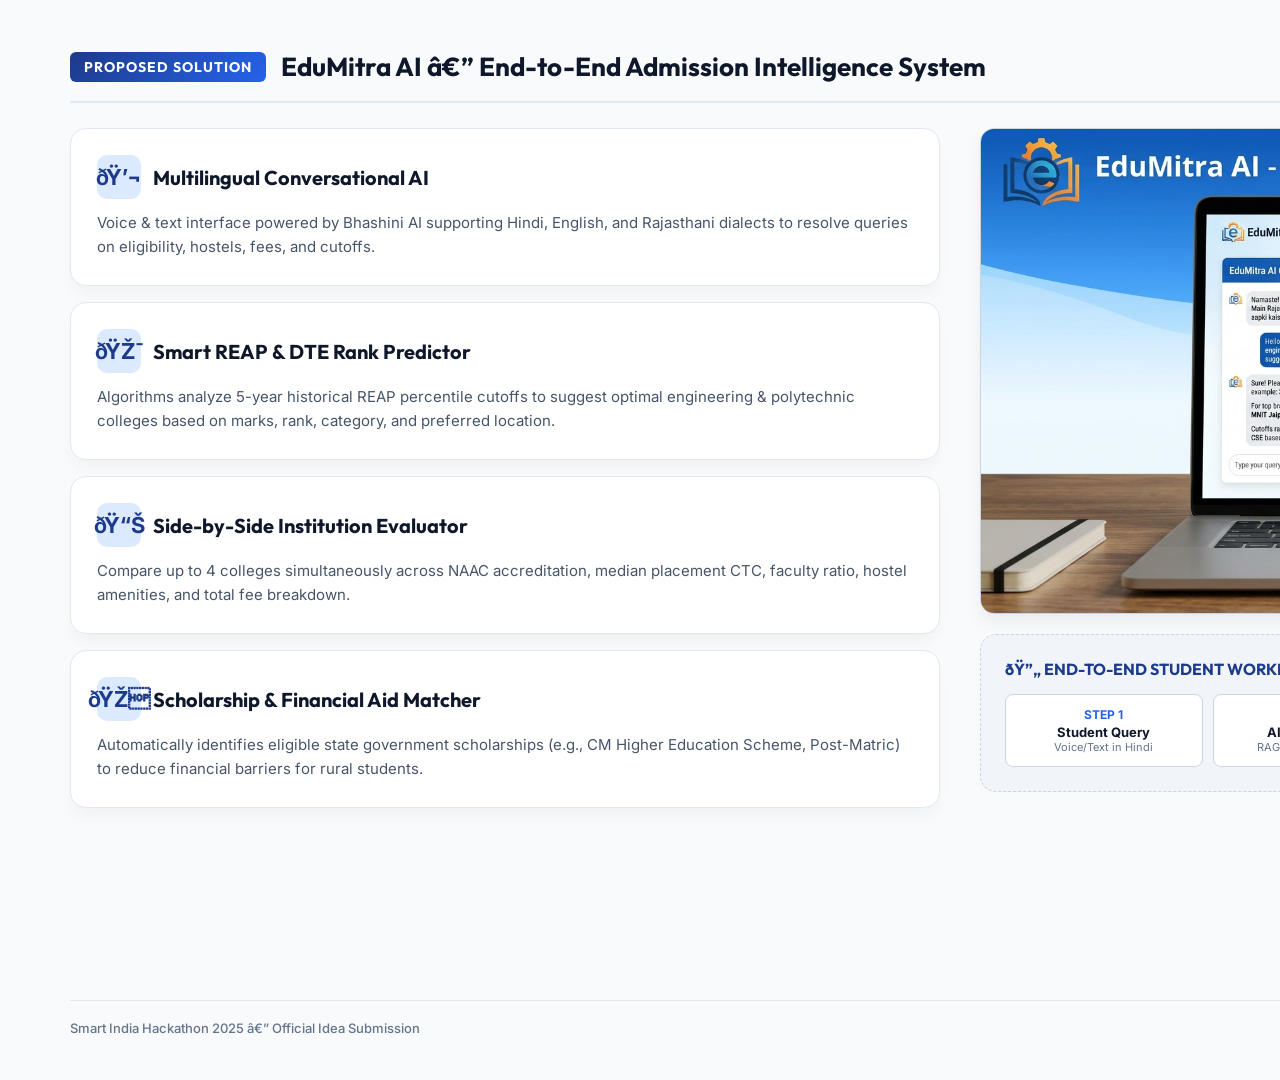
<file: New folder/slide_tmp_2.html>
﻿<!DOCTYPE html>
<html lang="en">
<head>
<meta charset="UTF-8">
<title>EduMitra AI - SIH 2025 Presentation</title>
<link rel="preconnect" href="https://fonts.googleapis.com">
<link rel="preconnect" href="https://fonts.gstatic.com" crossorigin>
<link href="https://fonts.googleapis.com/css2?family=Inter:wght@400;500;600;700;800&family=Outfit:wght@500;600;700;800&display=swap" rel="stylesheet">
<style>
  * {
    box-sizing: border-box;
    margin: 0;
    padding: 0;
  }
  @page {
    size: 1920px 1080px;
    margin: 0;
  }
  body {
    font-family: 'Inter', sans-serif;
    background-color: #0F172A;
    color: #1E293B;
    -webkit-print-color-adjust: exact;
    print-color-adjust: exact;
  }
  .slide {
    width: 1920px;
    height: 1080px;
    position: relative;
    background: #F8FAFC;
    page-break-after: always;
    overflow: hidden;
    display: flex;
    flex-direction: column;
    justify-content: space-between;
    padding: 50px 70px 40px 70px;
  }

  /* Header Bar */
  .slide-header {
    display: flex;
    justify-content: space-between;
    align-items: center;
    border-bottom: 2px solid #E2E8F0;
    padding-bottom: 18px;
    margin-bottom: 25px;
  }
  .header-left {
    display: flex;
    align-items: center;
    gap: 15px;
  }
  .sih-badge {
    background: linear-gradient(135deg, #1E3A8A, #2563EB);
    color: #FFFFFF;
    font-family: 'Outfit', sans-serif;
    font-weight: 700;
    font-size: 14px;
    letter-spacing: 1px;
    padding: 6px 14px;
    border-radius: 6px;
    text-transform: uppercase;
  }
  .slide-title-header {
    font-family: 'Outfit', sans-serif;
    font-size: 26px;
    font-weight: 700;
    color: #0F172A;
  }
  .header-right {
    font-family: 'Outfit', sans-serif;
    font-size: 15px;
    font-weight: 600;
    color: #64748B;
    display: flex;
    gap: 20px;
  }
  .header-right span {
    background: #E2E8F0;
    padding: 6px 12px;
    border-radius: 6px;
    color: #1E293B;
  }

  /* Footer Bar */
  .slide-footer {
    display: flex;
    justify-content: space-between;
    align-items: center;
    border-top: 1px solid #E2E8F0;
    padding-top: 15px;
    margin-top: 20px;
    font-size: 13px;
    color: #64748B;
    font-weight: 500;
  }
  .slide-number {
    font-family: 'Outfit', sans-serif;
    font-weight: 700;
    color: #1E3A8A;
    background: #DBEAFE;
    padding: 4px 12px;
    border-radius: 20px;
  }

  /* Slide 1 - Hero */
  .hero-container {
    display: grid;
    grid-template-columns: 1fr 1fr;
    gap: 50px;
    height: 100%;
    align-items: center;
  }
  .hero-text {
    display: flex;
    flex-direction: column;
    gap: 20px;
  }
  .hero-tag {
    display: inline-flex;
    align-items: center;
    gap: 8px;
    background: #FEF3C7;
    color: #B45309;
    font-family: 'Outfit', sans-serif;
    font-weight: 700;
    font-size: 15px;
    padding: 8px 16px;
    border-radius: 30px;
    width: fit-content;
    border: 1px solid #FCD34D;
  }
  .hero-main-title {
    font-family: 'Outfit', sans-serif;
    font-size: 58px;
    font-weight: 800;
    line-height: 1.1;
    color: #0F172A;
  }
  .hero-main-title span {
    color: #2563EB;
    background: linear-gradient(135deg, #1E3A8A, #2563EB);
    -webkit-background-clip: text;
    -webkit-text-fill-color: transparent;
  }
  .hero-sub {
    font-size: 20px;
    color: #475569;
    line-height: 1.5;
    font-weight: 500;
  }
  .meta-card-grid {
    display: grid;
    grid-template-columns: repeat(2, 1fr);
    gap: 15px;
    margin-top: 10px;
  }
  .meta-card {
    background: #FFFFFF;
    border: 1px solid #E2E8F0;
    padding: 16px 20px;
    border-radius: 12px;
    box-shadow: 0 4px 6px -1px rgba(0,0,0,0.05);
  }
  .meta-card-label {
    font-size: 12px;
    font-weight: 700;
    text-transform: uppercase;
    color: #64748B;
    letter-spacing: 0.5px;
  }
  .meta-card-val {
    font-family: 'Outfit', sans-serif;
    font-size: 18px;
    font-weight: 700;
    color: #0F172A;
    margin-top: 4px;
  }

  .hero-visual {
    background: #FFFFFF;
    border-radius: 20px;
    padding: 30px;
    box-shadow: 0 20px 25px -5px rgba(0,0,0,0.08);
    border: 1px solid #E2E8F0;
    display: flex;
    flex-direction: column;
    gap: 20px;
  }
  .hero-visual-title {
    font-family: 'Outfit', sans-serif;
    font-size: 20px;
    font-weight: 700;
    color: #1E3A8A;
    display: flex;
    align-items: center;
    gap: 10px;
  }

  /* Grid Layouts */
  .grid-2 {
    display: grid;
    grid-template-columns: 1fr 1fr;
    gap: 40px;
    height: 100%;
  }
  .grid-3 {
    display: grid;
    grid-template-columns: repeat(3, 1fr);
    gap: 30px;
    height: 100%;
  }

  .card {
    background: #FFFFFF;
    border: 1px solid #E2E8F0;
    border-radius: 16px;
    padding: 26px;
    box-shadow: 0 10px 15px -3px rgba(0,0,0,0.04);
    display: flex;
    flex-direction: column;
    gap: 12px;
  }
  .card-header {
    display: flex;
    align-items: center;
    gap: 12px;
  }
  .card-icon {
    width: 44px;
    height: 44px;
    border-radius: 10px;
    background: #DBEAFE;
    color: #1E3A8A;
    display: flex;
    align-items: center;
    justify-content: center;
    font-size: 22px;
    font-weight: 700;
    flex-shrink: 0;
  }
  .card-title {
    font-family: 'Outfit', sans-serif;
    font-size: 20px;
    font-weight: 700;
    color: #0F172A;
  }
  .card-desc {
    font-size: 15px;
    color: #475569;
    line-height: 1.6;
  }

  /* Flowchart / Steps styling */
  .workflow-box {
    background: #F1F5F9;
    border-radius: 16px;
    padding: 24px;
    border: 1px dashed #CBD5E1;
    display: flex;
    flex-direction: column;
    gap: 15px;
  }
  .workflow-step {
    background: #FFFFFF;
    border: 1px solid #E2E8F0;
    border-left: 5px solid #2563EB;
    padding: 16px 20px;
    border-radius: 10px;
    display: flex;
    align-items: center;
    gap: 15px;
    box-shadow: 0 2px 4px rgba(0,0,0,0.02);
  }
  .step-num {
    background: #1E3A8A;
    color: #FFF;
    font-family: 'Outfit', sans-serif;
    font-weight: 800;
    width: 32px;
    height: 32px;
    border-radius: 50%;
    display: flex;
    align-items: center;
    justify-content: center;
    font-size: 14px;
    flex-shrink: 0;
  }
  .step-content {
    display: flex;
    flex-direction: column;
  }
  .step-title {
    font-family: 'Outfit', sans-serif;
    font-weight: 700;
    font-size: 16px;
    color: #0F172A;
  }
  .step-detail {
    font-size: 13px;
    color: #64748B;
  }

  /* Table styling */
  .styled-table {
    width: 100%;
    border-collapse: separate;
    border-spacing: 0;
    border-radius: 12px;
    overflow: hidden;
    border: 1px solid #E2E8F0;
    box-shadow: 0 4px 6px -1px rgba(0,0,0,0.03);
  }
  .styled-table th {
    background: #1E3A8A;
    color: #FFFFFF;
    font-family: 'Outfit', sans-serif;
    font-weight: 700;
    font-size: 15px;
    padding: 14px 18px;
    text-align: left;
  }
  .styled-table td {
    background: #FFFFFF;
    padding: 14px 18px;
    font-size: 14px;
    color: #334155;
    border-bottom: 1px solid #E2E8F0;
  }
  .styled-table tr:last-child td {
    border-bottom: none;
  }
  .risk-badge {
    background: #FEE2E2;
    color: #991B1B;
    font-weight: 700;
    padding: 4px 10px;
    border-radius: 6px;
    font-size: 12px;
  }
  .strat-badge {
    background: #D1FAE5;
    color: #065F46;
    font-weight: 600;
    padding: 4px 10px;
    border-radius: 6px;
    font-size: 13px;
  }

  /* Stats Cards */
  .stat-grid {
    display: grid;
    grid-template-columns: repeat(4, 1fr);
    gap: 20px;
    margin-bottom: 20px;
  }
  .stat-card {
    background: linear-gradient(135deg, #1E3A8A, #1E40AF);
    color: #FFFFFF;
    padding: 24px;
    border-radius: 16px;
    text-align: center;
    box-shadow: 0 10px 20px rgba(30,58,138,0.15);
  }
  .stat-val {
    font-family: 'Outfit', sans-serif;
    font-size: 42px;
    font-weight: 800;
    color: #F59E0B;
  }
  .stat-label {
    font-size: 14px;
    font-weight: 600;
    margin-top: 4px;
    color: #E2E8F0;
  }

  /* Tech Pill Tags */
  .tech-pills {
    display: flex;
    flex-wrap: wrap;
    gap: 10px;
    margin-top: 10px;
  }
  .tech-pill {
    background: #EFF6FF;
    color: #1E40AF;
    font-family: 'Outfit', sans-serif;
    font-weight: 600;
    font-size: 13px;
    padding: 6px 14px;
    border-radius: 20px;
    border: 1px solid #BFDBFE;
  }

  .img-container {
    width: 100%;
    border-radius: 14px;
    overflow: hidden;
    border: 1px solid #CBD5E1;
    box-shadow: 0 8px 16px rgba(0,0,0,0.06);
  }
  .img-container img {
    width: 100%;
    height: auto;
    display: block;
  }
</style>
</head>
<body style="background:#0F172A; margin:0; padding:0; overflow:hidden;">
<div class="slide">
  <div class="slide-header">
    <div class="header-left">
      <span class="sih-badge">PROPOSED SOLUTION</span>
      <span class="slide-title-header">EduMitra AI â€” End-to-End Admission Intelligence System</span>
    </div>
    <div class="header-right">
      <span>TEAM: ENDEAVOURS</span>
    </div>
  </div>

  <div class="grid-2">
    <!-- Left Column: Core Solution Pillars -->
    <div style="display:flex; flex-direction:column; gap:16px;">
      <div class="card">
        <div class="card-header">
          <div class="card-icon">ðŸ’¬</div>
          <div class="card-title">Multilingual Conversational AI</div>
        </div>
        <div class="card-desc">Voice & text interface powered by Bhashini AI supporting Hindi, English, and Rajasthani dialects to resolve queries on eligibility, hostels, fees, and cutoffs.</div>
      </div>

      <div class="card">
        <div class="card-header">
          <div class="card-icon">ðŸŽ¯</div>
          <div class="card-title">Smart REAP & DTE Rank Predictor</div>
        </div>
        <div class="card-desc">Algorithms analyze 5-year historical REAP percentile cutoffs to suggest optimal engineering & polytechnic colleges based on marks, rank, category, and preferred location.</div>
      </div>

      <div class="card">
        <div class="card-header">
          <div class="card-icon">ðŸ“Š</div>
          <div class="card-title">Side-by-Side Institution Evaluator</div>
        </div>
        <div class="card-desc">Compare up to 4 colleges simultaneously across NAAC accreditation, median placement CTC, faculty ratio, hostel amenities, and total fee breakdown.</div>
      </div>

      <div class="card">
        <div class="card-header">
          <div class="card-icon">ðŸŽ</div>
          <div class="card-title">Scholarship & Financial Aid Matcher</div>
        </div>
        <div class="card-desc">Automatically identifies eligible state government scholarships (e.g., CM Higher Education Scheme, Post-Matric) to reduce financial barriers for rural students.</div>
      </div>
    </div>

    <!-- Right Column: Visual UI Mockup & Step Workflow -->
    <div style="display:flex; flex-direction:column; gap:20px;">
      <div class="img-container">
        <img src="edumitra_ui.jpg" alt="EduMitra AI Interface Mockup">
      </div>

      <div class="workflow-box">
        <div style="font-family:'Outfit',sans-serif; font-weight:700; font-size:16px; color:#1E3A8A; display:flex; justify-content:space-between; align-items:center;">
          <span>ðŸ”„ END-TO-END STUDENT WORKFLOW</span>
          <span style="font-size:12px; background:#DBEAFE; color:#1E40AF; padding:2px 8px; border-radius:4px;">REAL-TIME RAG FLOW</span>
        </div>

        <div style="display:grid; grid-template-columns:repeat(4, 1fr); gap:10px;">
          <div style="background:#FFF; padding:12px; border-radius:8px; border:1px solid #CBD5E1; text-align:center;">
            <div style="font-size:12px; font-weight:700; color:#2563EB;">STEP 1</div>
            <div style="font-size:13px; font-weight:700; color:#0F172A; margin-top:2px;">Student Query</div>
            <div style="font-size:11px; color:#64748B;">Voice/Text in Hindi</div>
          </div>
          <div style="background:#FFF; padding:12px; border-radius:8px; border:1px solid #CBD5E1; text-align:center;">
            <div style="font-size:12px; font-weight:700; color:#2563EB;">STEP 2</div>
            <div style="font-size:13px; font-weight:700; color:#0F172A; margin-top:2px;">AI Processing</div>
            <div style="font-size:11px; color:#64748B;">RAG + REAP Vectors</div>
          </div>
          <div style="background:#FFF; padding:12px; border-radius:8px; border:1px solid #CBD5E1; text-align:center;">
            <div style="font-size:12px; font-weight:700; color:#2563EB;">STEP 3</div>
            <div style="font-size:13px; font-weight:700; color:#0F172A; margin-top:2px;">Match Output</div>
            <div style="font-size:11px; color:#64748B;">Rank-Cutoff Matrix</div>
          </div>
          <div style="background:#FFF; padding:12px; border-radius:8px; border:1px solid #CBD5E1; text-align:center;">
            <div style="font-size:12px; font-weight:700; color:#2563EB;">STEP 4</div>
            <div style="font-size:13px; font-weight:700; color:#0F172A; margin-top:2px;">Direct Action</div>
            <div style="font-size:11px; color:#64748B;">Apply REAP Form</div>
          </div>
        </div>
      </div>
    </div>
  </div>

  <div class="slide-footer">
    <span>Smart India Hackathon 2025 â€” Official Idea Submission</span>
    <span class="slide-number">Slide 02 of 06</span>
  </div>
</div>
</body>
</html>
</file>
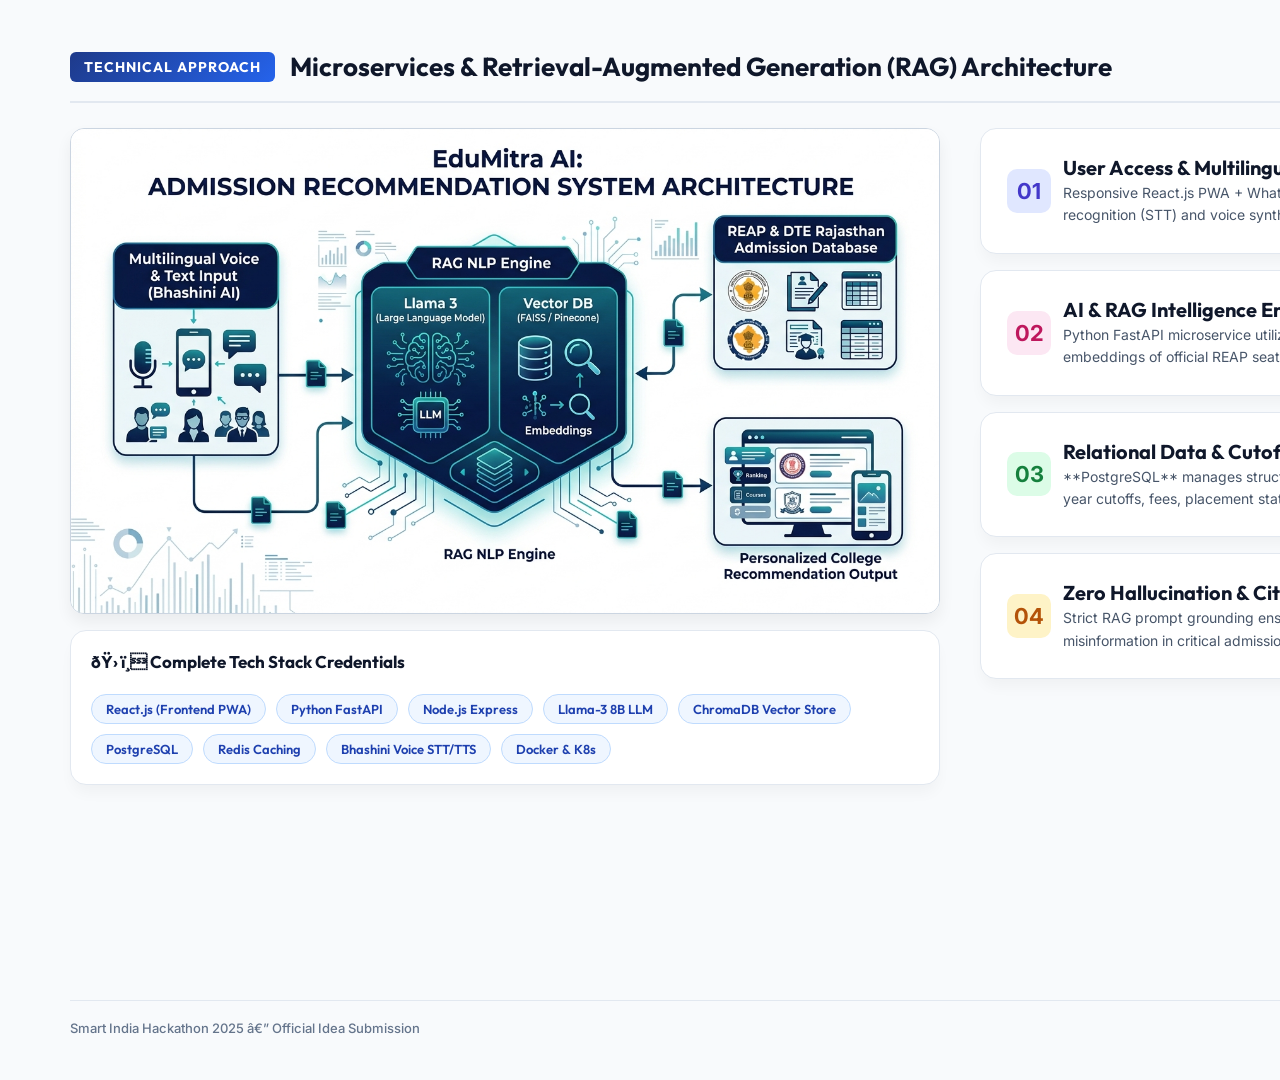
<file: New folder/slide_tmp_3.html>
﻿<!DOCTYPE html>
<html lang="en">
<head>
<meta charset="UTF-8">
<title>EduMitra AI - SIH 2025 Presentation</title>
<link rel="preconnect" href="https://fonts.googleapis.com">
<link rel="preconnect" href="https://fonts.gstatic.com" crossorigin>
<link href="https://fonts.googleapis.com/css2?family=Inter:wght@400;500;600;700;800&family=Outfit:wght@500;600;700;800&display=swap" rel="stylesheet">
<style>
  * {
    box-sizing: border-box;
    margin: 0;
    padding: 0;
  }
  @page {
    size: 1920px 1080px;
    margin: 0;
  }
  body {
    font-family: 'Inter', sans-serif;
    background-color: #0F172A;
    color: #1E293B;
    -webkit-print-color-adjust: exact;
    print-color-adjust: exact;
  }
  .slide {
    width: 1920px;
    height: 1080px;
    position: relative;
    background: #F8FAFC;
    page-break-after: always;
    overflow: hidden;
    display: flex;
    flex-direction: column;
    justify-content: space-between;
    padding: 50px 70px 40px 70px;
  }

  /* Header Bar */
  .slide-header {
    display: flex;
    justify-content: space-between;
    align-items: center;
    border-bottom: 2px solid #E2E8F0;
    padding-bottom: 18px;
    margin-bottom: 25px;
  }
  .header-left {
    display: flex;
    align-items: center;
    gap: 15px;
  }
  .sih-badge {
    background: linear-gradient(135deg, #1E3A8A, #2563EB);
    color: #FFFFFF;
    font-family: 'Outfit', sans-serif;
    font-weight: 700;
    font-size: 14px;
    letter-spacing: 1px;
    padding: 6px 14px;
    border-radius: 6px;
    text-transform: uppercase;
  }
  .slide-title-header {
    font-family: 'Outfit', sans-serif;
    font-size: 26px;
    font-weight: 700;
    color: #0F172A;
  }
  .header-right {
    font-family: 'Outfit', sans-serif;
    font-size: 15px;
    font-weight: 600;
    color: #64748B;
    display: flex;
    gap: 20px;
  }
  .header-right span {
    background: #E2E8F0;
    padding: 6px 12px;
    border-radius: 6px;
    color: #1E293B;
  }

  /* Footer Bar */
  .slide-footer {
    display: flex;
    justify-content: space-between;
    align-items: center;
    border-top: 1px solid #E2E8F0;
    padding-top: 15px;
    margin-top: 20px;
    font-size: 13px;
    color: #64748B;
    font-weight: 500;
  }
  .slide-number {
    font-family: 'Outfit', sans-serif;
    font-weight: 700;
    color: #1E3A8A;
    background: #DBEAFE;
    padding: 4px 12px;
    border-radius: 20px;
  }

  /* Slide 1 - Hero */
  .hero-container {
    display: grid;
    grid-template-columns: 1fr 1fr;
    gap: 50px;
    height: 100%;
    align-items: center;
  }
  .hero-text {
    display: flex;
    flex-direction: column;
    gap: 20px;
  }
  .hero-tag {
    display: inline-flex;
    align-items: center;
    gap: 8px;
    background: #FEF3C7;
    color: #B45309;
    font-family: 'Outfit', sans-serif;
    font-weight: 700;
    font-size: 15px;
    padding: 8px 16px;
    border-radius: 30px;
    width: fit-content;
    border: 1px solid #FCD34D;
  }
  .hero-main-title {
    font-family: 'Outfit', sans-serif;
    font-size: 58px;
    font-weight: 800;
    line-height: 1.1;
    color: #0F172A;
  }
  .hero-main-title span {
    color: #2563EB;
    background: linear-gradient(135deg, #1E3A8A, #2563EB);
    -webkit-background-clip: text;
    -webkit-text-fill-color: transparent;
  }
  .hero-sub {
    font-size: 20px;
    color: #475569;
    line-height: 1.5;
    font-weight: 500;
  }
  .meta-card-grid {
    display: grid;
    grid-template-columns: repeat(2, 1fr);
    gap: 15px;
    margin-top: 10px;
  }
  .meta-card {
    background: #FFFFFF;
    border: 1px solid #E2E8F0;
    padding: 16px 20px;
    border-radius: 12px;
    box-shadow: 0 4px 6px -1px rgba(0,0,0,0.05);
  }
  .meta-card-label {
    font-size: 12px;
    font-weight: 700;
    text-transform: uppercase;
    color: #64748B;
    letter-spacing: 0.5px;
  }
  .meta-card-val {
    font-family: 'Outfit', sans-serif;
    font-size: 18px;
    font-weight: 700;
    color: #0F172A;
    margin-top: 4px;
  }

  .hero-visual {
    background: #FFFFFF;
    border-radius: 20px;
    padding: 30px;
    box-shadow: 0 20px 25px -5px rgba(0,0,0,0.08);
    border: 1px solid #E2E8F0;
    display: flex;
    flex-direction: column;
    gap: 20px;
  }
  .hero-visual-title {
    font-family: 'Outfit', sans-serif;
    font-size: 20px;
    font-weight: 700;
    color: #1E3A8A;
    display: flex;
    align-items: center;
    gap: 10px;
  }

  /* Grid Layouts */
  .grid-2 {
    display: grid;
    grid-template-columns: 1fr 1fr;
    gap: 40px;
    height: 100%;
  }
  .grid-3 {
    display: grid;
    grid-template-columns: repeat(3, 1fr);
    gap: 30px;
    height: 100%;
  }

  .card {
    background: #FFFFFF;
    border: 1px solid #E2E8F0;
    border-radius: 16px;
    padding: 26px;
    box-shadow: 0 10px 15px -3px rgba(0,0,0,0.04);
    display: flex;
    flex-direction: column;
    gap: 12px;
  }
  .card-header {
    display: flex;
    align-items: center;
    gap: 12px;
  }
  .card-icon {
    width: 44px;
    height: 44px;
    border-radius: 10px;
    background: #DBEAFE;
    color: #1E3A8A;
    display: flex;
    align-items: center;
    justify-content: center;
    font-size: 22px;
    font-weight: 700;
    flex-shrink: 0;
  }
  .card-title {
    font-family: 'Outfit', sans-serif;
    font-size: 20px;
    font-weight: 700;
    color: #0F172A;
  }
  .card-desc {
    font-size: 15px;
    color: #475569;
    line-height: 1.6;
  }

  /* Flowchart / Steps styling */
  .workflow-box {
    background: #F1F5F9;
    border-radius: 16px;
    padding: 24px;
    border: 1px dashed #CBD5E1;
    display: flex;
    flex-direction: column;
    gap: 15px;
  }
  .workflow-step {
    background: #FFFFFF;
    border: 1px solid #E2E8F0;
    border-left: 5px solid #2563EB;
    padding: 16px 20px;
    border-radius: 10px;
    display: flex;
    align-items: center;
    gap: 15px;
    box-shadow: 0 2px 4px rgba(0,0,0,0.02);
  }
  .step-num {
    background: #1E3A8A;
    color: #FFF;
    font-family: 'Outfit', sans-serif;
    font-weight: 800;
    width: 32px;
    height: 32px;
    border-radius: 50%;
    display: flex;
    align-items: center;
    justify-content: center;
    font-size: 14px;
    flex-shrink: 0;
  }
  .step-content {
    display: flex;
    flex-direction: column;
  }
  .step-title {
    font-family: 'Outfit', sans-serif;
    font-weight: 700;
    font-size: 16px;
    color: #0F172A;
  }
  .step-detail {
    font-size: 13px;
    color: #64748B;
  }

  /* Table styling */
  .styled-table {
    width: 100%;
    border-collapse: separate;
    border-spacing: 0;
    border-radius: 12px;
    overflow: hidden;
    border: 1px solid #E2E8F0;
    box-shadow: 0 4px 6px -1px rgba(0,0,0,0.03);
  }
  .styled-table th {
    background: #1E3A8A;
    color: #FFFFFF;
    font-family: 'Outfit', sans-serif;
    font-weight: 700;
    font-size: 15px;
    padding: 14px 18px;
    text-align: left;
  }
  .styled-table td {
    background: #FFFFFF;
    padding: 14px 18px;
    font-size: 14px;
    color: #334155;
    border-bottom: 1px solid #E2E8F0;
  }
  .styled-table tr:last-child td {
    border-bottom: none;
  }
  .risk-badge {
    background: #FEE2E2;
    color: #991B1B;
    font-weight: 700;
    padding: 4px 10px;
    border-radius: 6px;
    font-size: 12px;
  }
  .strat-badge {
    background: #D1FAE5;
    color: #065F46;
    font-weight: 600;
    padding: 4px 10px;
    border-radius: 6px;
    font-size: 13px;
  }

  /* Stats Cards */
  .stat-grid {
    display: grid;
    grid-template-columns: repeat(4, 1fr);
    gap: 20px;
    margin-bottom: 20px;
  }
  .stat-card {
    background: linear-gradient(135deg, #1E3A8A, #1E40AF);
    color: #FFFFFF;
    padding: 24px;
    border-radius: 16px;
    text-align: center;
    box-shadow: 0 10px 20px rgba(30,58,138,0.15);
  }
  .stat-val {
    font-family: 'Outfit', sans-serif;
    font-size: 42px;
    font-weight: 800;
    color: #F59E0B;
  }
  .stat-label {
    font-size: 14px;
    font-weight: 600;
    margin-top: 4px;
    color: #E2E8F0;
  }

  /* Tech Pill Tags */
  .tech-pills {
    display: flex;
    flex-wrap: wrap;
    gap: 10px;
    margin-top: 10px;
  }
  .tech-pill {
    background: #EFF6FF;
    color: #1E40AF;
    font-family: 'Outfit', sans-serif;
    font-weight: 600;
    font-size: 13px;
    padding: 6px 14px;
    border-radius: 20px;
    border: 1px solid #BFDBFE;
  }

  .img-container {
    width: 100%;
    border-radius: 14px;
    overflow: hidden;
    border: 1px solid #CBD5E1;
    box-shadow: 0 8px 16px rgba(0,0,0,0.06);
  }
  .img-container img {
    width: 100%;
    height: auto;
    display: block;
  }
</style>
</head>
<body style="background:#0F172A; margin:0; padding:0; overflow:hidden;">
<div class="slide">
  <div class="slide-header">
    <div class="header-left">
      <span class="sih-badge">TECHNICAL APPROACH</span>
      <span class="slide-title-header">Microservices & Retrieval-Augmented Generation (RAG) Architecture</span>
    </div>
    <div class="header-right">
      <span>TEAM: ENDEAVOURS</span>
    </div>
  </div>

  <div class="grid-2">
    <!-- Left Column: Architecture Diagram Graphic -->
    <div style="display:flex; flex-direction:column; gap:16px;">
      <div class="img-container">
        <img src="edumitra_architecture.jpg" alt="EduMitra AI System Architecture">
      </div>

      <div class="card" style="padding:20px;">
        <div class="card-title" style="font-size:17px;">ðŸ› ï¸ Complete Tech Stack Credentials</div>
        <div class="tech-pills">
          <span class="tech-pill">React.js (Frontend PWA)</span>
          <span class="tech-pill">Python FastAPI</span>
          <span class="tech-pill">Node.js Express</span>
          <span class="tech-pill">Llama-3 8B LLM</span>
          <span class="tech-pill">ChromaDB Vector Store</span>
          <span class="tech-pill">PostgreSQL</span>
          <span class="tech-pill">Redis Caching</span>
          <span class="tech-pill">Bhashini Voice STT/TTS</span>
          <span class="tech-pill">Docker & K8s</span>
        </div>
      </div>
    </div>

    <!-- Right Column: Layer by Layer Explanation -->
    <div style="display:flex; flex-direction:column; gap:16px;">
      <div class="card">
        <div class="card-header">
          <div class="card-icon" style="background:#E0E7FF; color:#4338CA;">01</div>
          <div>
            <div class="card-title">User Access & Multilingual Layer</div>
            <div class="card-desc" style="font-size:14px; margin-top:2px;">Responsive React.js PWA + WhatsApp API integration. Integrates **Bhashini Indic API** for real-time speech recognition (STT) and voice synthesis (TTS) in Hindi & English.</div>
          </div>
        </div>
      </div>

      <div class="card">
        <div class="card-header">
          <div class="card-icon" style="background:#FCE7F3; color:#BE185D;">02</div>
          <div>
            <div class="card-title">AI & RAG Intelligence Engine</div>
            <div class="card-desc" style="font-size:14px; margin-top:2px;">Python FastAPI microservice utilizing **LangChain RAG pipeline** and **Llama-3 8B**. Queries vector embeddings of official REAP seat matrices and DTE handbooks stored in **ChromaDB**.</div>
          </div>
        </div>
      </div>

      <div class="card">
        <div class="card-header">
          <div class="card-icon" style="background:#DCFCE7; color:#15803D;">03</div>
          <div>
            <div class="card-title">Relational Data & Cutoff Engine</div>
            <div class="card-desc" style="font-size:14px; margin-top:2px;">**PostgreSQL** manages structured datasets for 150+ Rajasthan engineering & polytechnic colleges, previous year cutoffs, fees, placement stats, and hostel availability.</div>
          </div>
        </div>
      </div>

      <div class="card">
        <div class="card-header">
          <div class="card-icon" style="background:#FEF3C7; color:#B45309;">04</div>
          <div>
            <div class="card-title">Zero Hallucination & Citation Engine</div>
            <div class="card-desc" style="font-size:14px; margin-top:2px;">Strict RAG prompt grounding ensures AI responses are 100% cited from official DTE Rajasthan PDFs, eliminating misinformation in critical admission decisions.</div>
          </div>
        </div>
      </div>
    </div>
  </div>

  <div class="slide-footer">
    <span>Smart India Hackathon 2025 â€” Official Idea Submission</span>
    <span class="slide-number">Slide 03 of 06</span>
  </div>
</div>
</body>
</html>
</file>
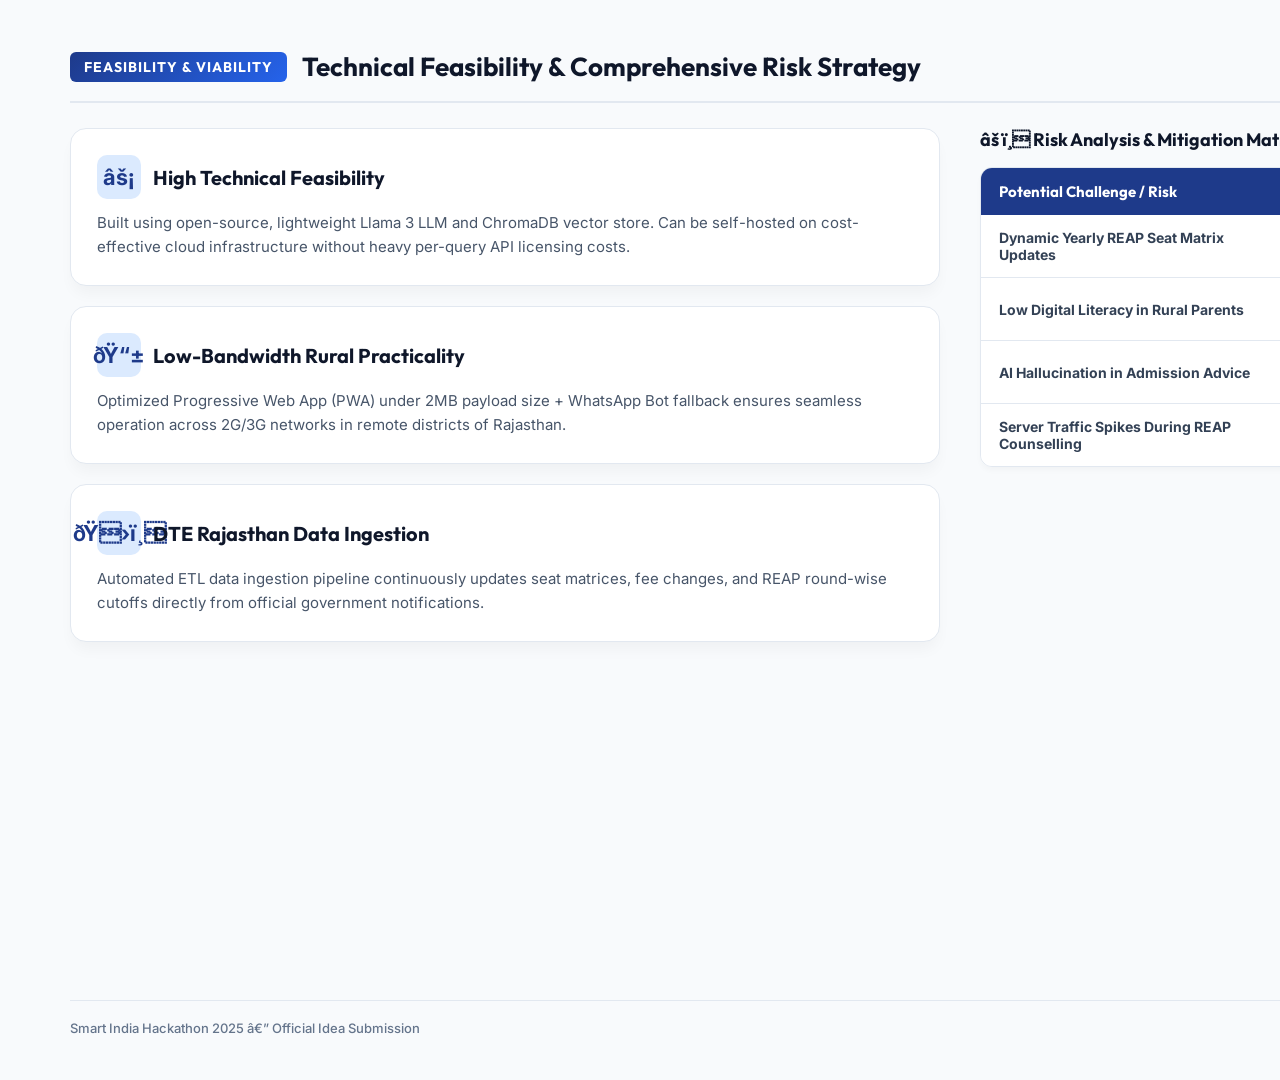
<file: New folder/slide_tmp_4.html>
﻿<!DOCTYPE html>
<html lang="en">
<head>
<meta charset="UTF-8">
<title>EduMitra AI - SIH 2025 Presentation</title>
<link rel="preconnect" href="https://fonts.googleapis.com">
<link rel="preconnect" href="https://fonts.gstatic.com" crossorigin>
<link href="https://fonts.googleapis.com/css2?family=Inter:wght@400;500;600;700;800&family=Outfit:wght@500;600;700;800&display=swap" rel="stylesheet">
<style>
  * {
    box-sizing: border-box;
    margin: 0;
    padding: 0;
  }
  @page {
    size: 1920px 1080px;
    margin: 0;
  }
  body {
    font-family: 'Inter', sans-serif;
    background-color: #0F172A;
    color: #1E293B;
    -webkit-print-color-adjust: exact;
    print-color-adjust: exact;
  }
  .slide {
    width: 1920px;
    height: 1080px;
    position: relative;
    background: #F8FAFC;
    page-break-after: always;
    overflow: hidden;
    display: flex;
    flex-direction: column;
    justify-content: space-between;
    padding: 50px 70px 40px 70px;
  }

  /* Header Bar */
  .slide-header {
    display: flex;
    justify-content: space-between;
    align-items: center;
    border-bottom: 2px solid #E2E8F0;
    padding-bottom: 18px;
    margin-bottom: 25px;
  }
  .header-left {
    display: flex;
    align-items: center;
    gap: 15px;
  }
  .sih-badge {
    background: linear-gradient(135deg, #1E3A8A, #2563EB);
    color: #FFFFFF;
    font-family: 'Outfit', sans-serif;
    font-weight: 700;
    font-size: 14px;
    letter-spacing: 1px;
    padding: 6px 14px;
    border-radius: 6px;
    text-transform: uppercase;
  }
  .slide-title-header {
    font-family: 'Outfit', sans-serif;
    font-size: 26px;
    font-weight: 700;
    color: #0F172A;
  }
  .header-right {
    font-family: 'Outfit', sans-serif;
    font-size: 15px;
    font-weight: 600;
    color: #64748B;
    display: flex;
    gap: 20px;
  }
  .header-right span {
    background: #E2E8F0;
    padding: 6px 12px;
    border-radius: 6px;
    color: #1E293B;
  }

  /* Footer Bar */
  .slide-footer {
    display: flex;
    justify-content: space-between;
    align-items: center;
    border-top: 1px solid #E2E8F0;
    padding-top: 15px;
    margin-top: 20px;
    font-size: 13px;
    color: #64748B;
    font-weight: 500;
  }
  .slide-number {
    font-family: 'Outfit', sans-serif;
    font-weight: 700;
    color: #1E3A8A;
    background: #DBEAFE;
    padding: 4px 12px;
    border-radius: 20px;
  }

  /* Slide 1 - Hero */
  .hero-container {
    display: grid;
    grid-template-columns: 1fr 1fr;
    gap: 50px;
    height: 100%;
    align-items: center;
  }
  .hero-text {
    display: flex;
    flex-direction: column;
    gap: 20px;
  }
  .hero-tag {
    display: inline-flex;
    align-items: center;
    gap: 8px;
    background: #FEF3C7;
    color: #B45309;
    font-family: 'Outfit', sans-serif;
    font-weight: 700;
    font-size: 15px;
    padding: 8px 16px;
    border-radius: 30px;
    width: fit-content;
    border: 1px solid #FCD34D;
  }
  .hero-main-title {
    font-family: 'Outfit', sans-serif;
    font-size: 58px;
    font-weight: 800;
    line-height: 1.1;
    color: #0F172A;
  }
  .hero-main-title span {
    color: #2563EB;
    background: linear-gradient(135deg, #1E3A8A, #2563EB);
    -webkit-background-clip: text;
    -webkit-text-fill-color: transparent;
  }
  .hero-sub {
    font-size: 20px;
    color: #475569;
    line-height: 1.5;
    font-weight: 500;
  }
  .meta-card-grid {
    display: grid;
    grid-template-columns: repeat(2, 1fr);
    gap: 15px;
    margin-top: 10px;
  }
  .meta-card {
    background: #FFFFFF;
    border: 1px solid #E2E8F0;
    padding: 16px 20px;
    border-radius: 12px;
    box-shadow: 0 4px 6px -1px rgba(0,0,0,0.05);
  }
  .meta-card-label {
    font-size: 12px;
    font-weight: 700;
    text-transform: uppercase;
    color: #64748B;
    letter-spacing: 0.5px;
  }
  .meta-card-val {
    font-family: 'Outfit', sans-serif;
    font-size: 18px;
    font-weight: 700;
    color: #0F172A;
    margin-top: 4px;
  }

  .hero-visual {
    background: #FFFFFF;
    border-radius: 20px;
    padding: 30px;
    box-shadow: 0 20px 25px -5px rgba(0,0,0,0.08);
    border: 1px solid #E2E8F0;
    display: flex;
    flex-direction: column;
    gap: 20px;
  }
  .hero-visual-title {
    font-family: 'Outfit', sans-serif;
    font-size: 20px;
    font-weight: 700;
    color: #1E3A8A;
    display: flex;
    align-items: center;
    gap: 10px;
  }

  /* Grid Layouts */
  .grid-2 {
    display: grid;
    grid-template-columns: 1fr 1fr;
    gap: 40px;
    height: 100%;
  }
  .grid-3 {
    display: grid;
    grid-template-columns: repeat(3, 1fr);
    gap: 30px;
    height: 100%;
  }

  .card {
    background: #FFFFFF;
    border: 1px solid #E2E8F0;
    border-radius: 16px;
    padding: 26px;
    box-shadow: 0 10px 15px -3px rgba(0,0,0,0.04);
    display: flex;
    flex-direction: column;
    gap: 12px;
  }
  .card-header {
    display: flex;
    align-items: center;
    gap: 12px;
  }
  .card-icon {
    width: 44px;
    height: 44px;
    border-radius: 10px;
    background: #DBEAFE;
    color: #1E3A8A;
    display: flex;
    align-items: center;
    justify-content: center;
    font-size: 22px;
    font-weight: 700;
    flex-shrink: 0;
  }
  .card-title {
    font-family: 'Outfit', sans-serif;
    font-size: 20px;
    font-weight: 700;
    color: #0F172A;
  }
  .card-desc {
    font-size: 15px;
    color: #475569;
    line-height: 1.6;
  }

  /* Flowchart / Steps styling */
  .workflow-box {
    background: #F1F5F9;
    border-radius: 16px;
    padding: 24px;
    border: 1px dashed #CBD5E1;
    display: flex;
    flex-direction: column;
    gap: 15px;
  }
  .workflow-step {
    background: #FFFFFF;
    border: 1px solid #E2E8F0;
    border-left: 5px solid #2563EB;
    padding: 16px 20px;
    border-radius: 10px;
    display: flex;
    align-items: center;
    gap: 15px;
    box-shadow: 0 2px 4px rgba(0,0,0,0.02);
  }
  .step-num {
    background: #1E3A8A;
    color: #FFF;
    font-family: 'Outfit', sans-serif;
    font-weight: 800;
    width: 32px;
    height: 32px;
    border-radius: 50%;
    display: flex;
    align-items: center;
    justify-content: center;
    font-size: 14px;
    flex-shrink: 0;
  }
  .step-content {
    display: flex;
    flex-direction: column;
  }
  .step-title {
    font-family: 'Outfit', sans-serif;
    font-weight: 700;
    font-size: 16px;
    color: #0F172A;
  }
  .step-detail {
    font-size: 13px;
    color: #64748B;
  }

  /* Table styling */
  .styled-table {
    width: 100%;
    border-collapse: separate;
    border-spacing: 0;
    border-radius: 12px;
    overflow: hidden;
    border: 1px solid #E2E8F0;
    box-shadow: 0 4px 6px -1px rgba(0,0,0,0.03);
  }
  .styled-table th {
    background: #1E3A8A;
    color: #FFFFFF;
    font-family: 'Outfit', sans-serif;
    font-weight: 700;
    font-size: 15px;
    padding: 14px 18px;
    text-align: left;
  }
  .styled-table td {
    background: #FFFFFF;
    padding: 14px 18px;
    font-size: 14px;
    color: #334155;
    border-bottom: 1px solid #E2E8F0;
  }
  .styled-table tr:last-child td {
    border-bottom: none;
  }
  .risk-badge {
    background: #FEE2E2;
    color: #991B1B;
    font-weight: 700;
    padding: 4px 10px;
    border-radius: 6px;
    font-size: 12px;
  }
  .strat-badge {
    background: #D1FAE5;
    color: #065F46;
    font-weight: 600;
    padding: 4px 10px;
    border-radius: 6px;
    font-size: 13px;
  }

  /* Stats Cards */
  .stat-grid {
    display: grid;
    grid-template-columns: repeat(4, 1fr);
    gap: 20px;
    margin-bottom: 20px;
  }
  .stat-card {
    background: linear-gradient(135deg, #1E3A8A, #1E40AF);
    color: #FFFFFF;
    padding: 24px;
    border-radius: 16px;
    text-align: center;
    box-shadow: 0 10px 20px rgba(30,58,138,0.15);
  }
  .stat-val {
    font-family: 'Outfit', sans-serif;
    font-size: 42px;
    font-weight: 800;
    color: #F59E0B;
  }
  .stat-label {
    font-size: 14px;
    font-weight: 600;
    margin-top: 4px;
    color: #E2E8F0;
  }

  /* Tech Pill Tags */
  .tech-pills {
    display: flex;
    flex-wrap: wrap;
    gap: 10px;
    margin-top: 10px;
  }
  .tech-pill {
    background: #EFF6FF;
    color: #1E40AF;
    font-family: 'Outfit', sans-serif;
    font-weight: 600;
    font-size: 13px;
    padding: 6px 14px;
    border-radius: 20px;
    border: 1px solid #BFDBFE;
  }

  .img-container {
    width: 100%;
    border-radius: 14px;
    overflow: hidden;
    border: 1px solid #CBD5E1;
    box-shadow: 0 8px 16px rgba(0,0,0,0.06);
  }
  .img-container img {
    width: 100%;
    height: auto;
    display: block;
  }
</style>
</head>
<body style="background:#0F172A; margin:0; padding:0; overflow:hidden;">
<div class="slide">
  <div class="slide-header">
    <div class="header-left">
      <span class="sih-badge">FEASIBILITY & VIABILITY</span>
      <span class="slide-title-header">Technical Feasibility & Comprehensive Risk Strategy</span>
    </div>
    <div class="header-right">
      <span>TEAM: ENDEAVOURS</span>
    </div>
  </div>

  <div class="grid-2">
    <!-- Left Column: Feasibility -->
    <div style="display:flex; flex-direction:column; gap:20px;">
      <div class="card">
        <div class="card-header">
          <div class="card-icon">âš¡</div>
          <div class="card-title">High Technical Feasibility</div>
        </div>
        <div class="card-desc">Built using open-source, lightweight Llama 3 LLM and ChromaDB vector store. Can be self-hosted on cost-effective cloud infrastructure without heavy per-query API licensing costs.</div>
      </div>

      <div class="card">
        <div class="card-header">
          <div class="card-icon">ðŸ“±</div>
          <div class="card-title">Low-Bandwidth Rural Practicality</div>
        </div>
        <div class="card-desc">Optimized Progressive Web App (PWA) under 2MB payload size + WhatsApp Bot fallback ensures seamless operation across 2G/3G networks in remote districts of Rajasthan.</div>
      </div>

      <div class="card">
        <div class="card-header">
          <div class="card-icon">ðŸ›ï¸</div>
          <div class="card-title">DTE Rajasthan Data Ingestion</div>
        </div>
        <div class="card-desc">Automated ETL data ingestion pipeline continuously updates seat matrices, fee changes, and REAP round-wise cutoffs directly from official government notifications.</div>
      </div>
    </div>

    <!-- Right Column: Risk & Mitigation Table -->
    <div style="display:flex; flex-direction:column; gap:16px;">
      <div style="font-family:'Outfit',sans-serif; font-weight:700; font-size:18px; color:#0F172A;">
        âš ï¸ Risk Analysis & Mitigation Matrix
      </div>

      <table class="styled-table">
        <thead>
          <tr>
            <th>Potential Challenge / Risk</th>
            <th>Impact</th>
            <th>Mitigation Strategy</th>
          </tr>
        </thead>
        <tbody>
          <tr>
            <td><strong>Dynamic Yearly REAP Seat Matrix Updates</strong></td>
            <td><span class="risk-badge">MEDIUM</span></td>
            <td><span class="strat-badge">Automated Web Scraper + DTE Admin Verification Portal for fast dataset re-indexing.</span></td>
          </tr>
          <tr>
            <td><strong>Low Digital Literacy in Rural Parents</strong></td>
            <td><span class="risk-badge">HIGH</span></td>
            <td><span class="strat-badge">Voice-first Hindi Q&A interface via Bhashini Speech API + WhatsApp bot integration.</span></td>
          </tr>
          <tr>
            <td><strong>AI Hallucination in Admission Advice</strong></td>
            <td><span class="risk-badge">CRITICAL</span></td>
            <td><span class="strat-badge">Strict RAG grounding over DTE rulebooks with mandatory source URL citations.</span></td>
          </tr>
          <tr>
            <td><strong>Server Traffic Spikes During REAP Counselling</strong></td>
            <td><span class="risk-badge">MEDIUM</span></td>
            <td><span class="strat-badge">Redis query caching for popular FAQs + auto-scaling Docker microservices.</span></td>
          </tr>
        </tbody>
      </table>
    </div>
  </div>

  <div class="slide-footer">
    <span>Smart India Hackathon 2025 â€” Official Idea Submission</span>
    <span class="slide-number">Slide 04 of 06</span>
  </div>
</div>
</body>
</html>
</file>
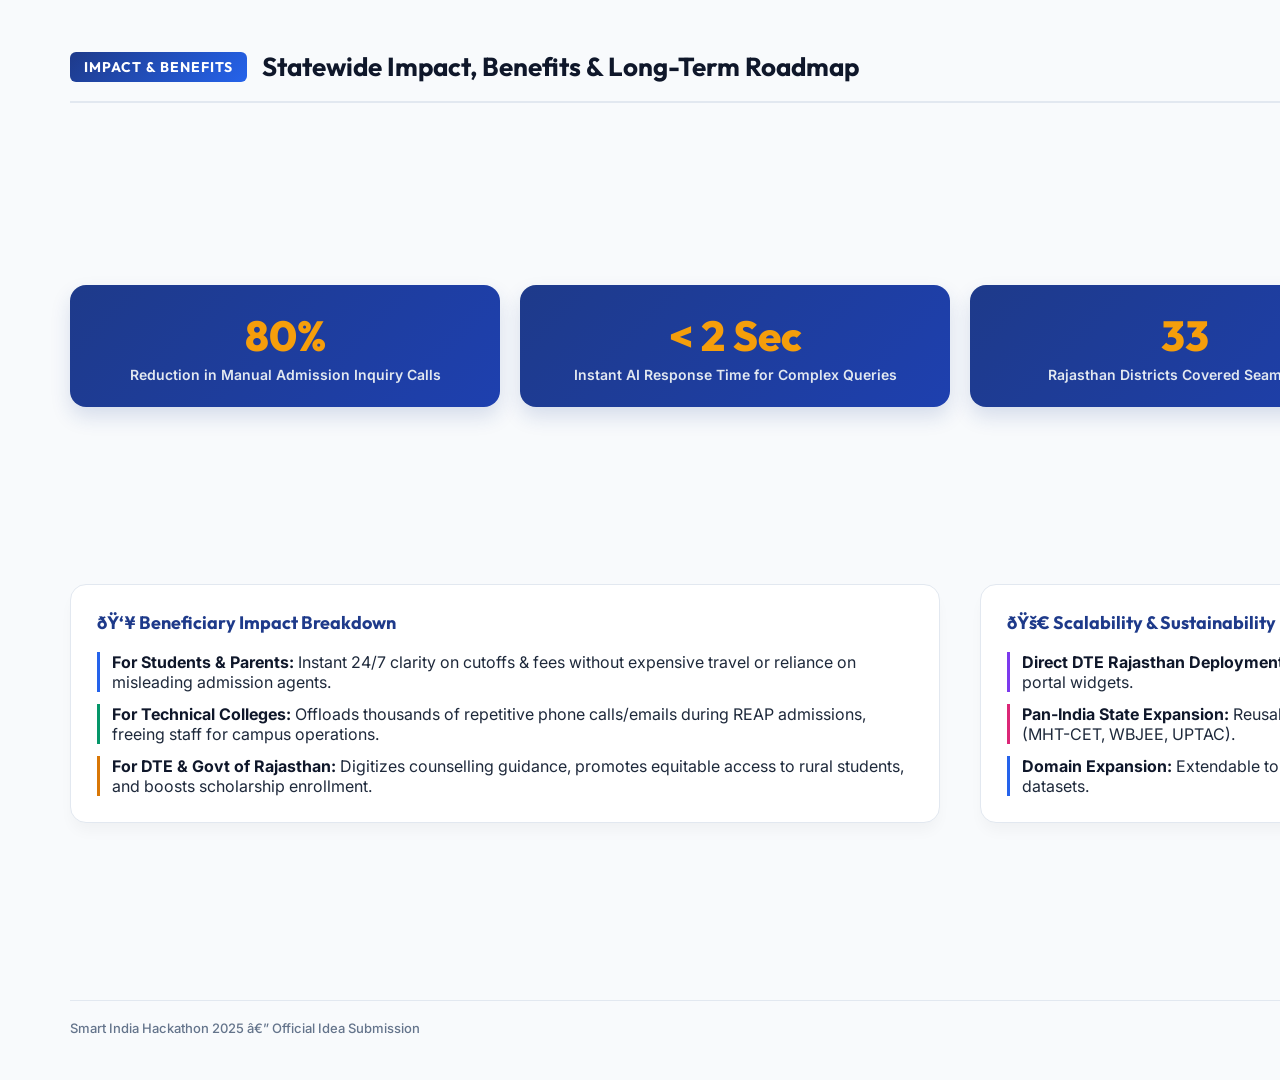
<file: New folder/slide_tmp_5.html>
﻿<!DOCTYPE html>
<html lang="en">
<head>
<meta charset="UTF-8">
<title>EduMitra AI - SIH 2025 Presentation</title>
<link rel="preconnect" href="https://fonts.googleapis.com">
<link rel="preconnect" href="https://fonts.gstatic.com" crossorigin>
<link href="https://fonts.googleapis.com/css2?family=Inter:wght@400;500;600;700;800&family=Outfit:wght@500;600;700;800&display=swap" rel="stylesheet">
<style>
  * {
    box-sizing: border-box;
    margin: 0;
    padding: 0;
  }
  @page {
    size: 1920px 1080px;
    margin: 0;
  }
  body {
    font-family: 'Inter', sans-serif;
    background-color: #0F172A;
    color: #1E293B;
    -webkit-print-color-adjust: exact;
    print-color-adjust: exact;
  }
  .slide {
    width: 1920px;
    height: 1080px;
    position: relative;
    background: #F8FAFC;
    page-break-after: always;
    overflow: hidden;
    display: flex;
    flex-direction: column;
    justify-content: space-between;
    padding: 50px 70px 40px 70px;
  }

  /* Header Bar */
  .slide-header {
    display: flex;
    justify-content: space-between;
    align-items: center;
    border-bottom: 2px solid #E2E8F0;
    padding-bottom: 18px;
    margin-bottom: 25px;
  }
  .header-left {
    display: flex;
    align-items: center;
    gap: 15px;
  }
  .sih-badge {
    background: linear-gradient(135deg, #1E3A8A, #2563EB);
    color: #FFFFFF;
    font-family: 'Outfit', sans-serif;
    font-weight: 700;
    font-size: 14px;
    letter-spacing: 1px;
    padding: 6px 14px;
    border-radius: 6px;
    text-transform: uppercase;
  }
  .slide-title-header {
    font-family: 'Outfit', sans-serif;
    font-size: 26px;
    font-weight: 700;
    color: #0F172A;
  }
  .header-right {
    font-family: 'Outfit', sans-serif;
    font-size: 15px;
    font-weight: 600;
    color: #64748B;
    display: flex;
    gap: 20px;
  }
  .header-right span {
    background: #E2E8F0;
    padding: 6px 12px;
    border-radius: 6px;
    color: #1E293B;
  }

  /* Footer Bar */
  .slide-footer {
    display: flex;
    justify-content: space-between;
    align-items: center;
    border-top: 1px solid #E2E8F0;
    padding-top: 15px;
    margin-top: 20px;
    font-size: 13px;
    color: #64748B;
    font-weight: 500;
  }
  .slide-number {
    font-family: 'Outfit', sans-serif;
    font-weight: 700;
    color: #1E3A8A;
    background: #DBEAFE;
    padding: 4px 12px;
    border-radius: 20px;
  }

  /* Slide 1 - Hero */
  .hero-container {
    display: grid;
    grid-template-columns: 1fr 1fr;
    gap: 50px;
    height: 100%;
    align-items: center;
  }
  .hero-text {
    display: flex;
    flex-direction: column;
    gap: 20px;
  }
  .hero-tag {
    display: inline-flex;
    align-items: center;
    gap: 8px;
    background: #FEF3C7;
    color: #B45309;
    font-family: 'Outfit', sans-serif;
    font-weight: 700;
    font-size: 15px;
    padding: 8px 16px;
    border-radius: 30px;
    width: fit-content;
    border: 1px solid #FCD34D;
  }
  .hero-main-title {
    font-family: 'Outfit', sans-serif;
    font-size: 58px;
    font-weight: 800;
    line-height: 1.1;
    color: #0F172A;
  }
  .hero-main-title span {
    color: #2563EB;
    background: linear-gradient(135deg, #1E3A8A, #2563EB);
    -webkit-background-clip: text;
    -webkit-text-fill-color: transparent;
  }
  .hero-sub {
    font-size: 20px;
    color: #475569;
    line-height: 1.5;
    font-weight: 500;
  }
  .meta-card-grid {
    display: grid;
    grid-template-columns: repeat(2, 1fr);
    gap: 15px;
    margin-top: 10px;
  }
  .meta-card {
    background: #FFFFFF;
    border: 1px solid #E2E8F0;
    padding: 16px 20px;
    border-radius: 12px;
    box-shadow: 0 4px 6px -1px rgba(0,0,0,0.05);
  }
  .meta-card-label {
    font-size: 12px;
    font-weight: 700;
    text-transform: uppercase;
    color: #64748B;
    letter-spacing: 0.5px;
  }
  .meta-card-val {
    font-family: 'Outfit', sans-serif;
    font-size: 18px;
    font-weight: 700;
    color: #0F172A;
    margin-top: 4px;
  }

  .hero-visual {
    background: #FFFFFF;
    border-radius: 20px;
    padding: 30px;
    box-shadow: 0 20px 25px -5px rgba(0,0,0,0.08);
    border: 1px solid #E2E8F0;
    display: flex;
    flex-direction: column;
    gap: 20px;
  }
  .hero-visual-title {
    font-family: 'Outfit', sans-serif;
    font-size: 20px;
    font-weight: 700;
    color: #1E3A8A;
    display: flex;
    align-items: center;
    gap: 10px;
  }

  /* Grid Layouts */
  .grid-2 {
    display: grid;
    grid-template-columns: 1fr 1fr;
    gap: 40px;
    height: 100%;
  }
  .grid-3 {
    display: grid;
    grid-template-columns: repeat(3, 1fr);
    gap: 30px;
    height: 100%;
  }

  .card {
    background: #FFFFFF;
    border: 1px solid #E2E8F0;
    border-radius: 16px;
    padding: 26px;
    box-shadow: 0 10px 15px -3px rgba(0,0,0,0.04);
    display: flex;
    flex-direction: column;
    gap: 12px;
  }
  .card-header {
    display: flex;
    align-items: center;
    gap: 12px;
  }
  .card-icon {
    width: 44px;
    height: 44px;
    border-radius: 10px;
    background: #DBEAFE;
    color: #1E3A8A;
    display: flex;
    align-items: center;
    justify-content: center;
    font-size: 22px;
    font-weight: 700;
    flex-shrink: 0;
  }
  .card-title {
    font-family: 'Outfit', sans-serif;
    font-size: 20px;
    font-weight: 700;
    color: #0F172A;
  }
  .card-desc {
    font-size: 15px;
    color: #475569;
    line-height: 1.6;
  }

  /* Flowchart / Steps styling */
  .workflow-box {
    background: #F1F5F9;
    border-radius: 16px;
    padding: 24px;
    border: 1px dashed #CBD5E1;
    display: flex;
    flex-direction: column;
    gap: 15px;
  }
  .workflow-step {
    background: #FFFFFF;
    border: 1px solid #E2E8F0;
    border-left: 5px solid #2563EB;
    padding: 16px 20px;
    border-radius: 10px;
    display: flex;
    align-items: center;
    gap: 15px;
    box-shadow: 0 2px 4px rgba(0,0,0,0.02);
  }
  .step-num {
    background: #1E3A8A;
    color: #FFF;
    font-family: 'Outfit', sans-serif;
    font-weight: 800;
    width: 32px;
    height: 32px;
    border-radius: 50%;
    display: flex;
    align-items: center;
    justify-content: center;
    font-size: 14px;
    flex-shrink: 0;
  }
  .step-content {
    display: flex;
    flex-direction: column;
  }
  .step-title {
    font-family: 'Outfit', sans-serif;
    font-weight: 700;
    font-size: 16px;
    color: #0F172A;
  }
  .step-detail {
    font-size: 13px;
    color: #64748B;
  }

  /* Table styling */
  .styled-table {
    width: 100%;
    border-collapse: separate;
    border-spacing: 0;
    border-radius: 12px;
    overflow: hidden;
    border: 1px solid #E2E8F0;
    box-shadow: 0 4px 6px -1px rgba(0,0,0,0.03);
  }
  .styled-table th {
    background: #1E3A8A;
    color: #FFFFFF;
    font-family: 'Outfit', sans-serif;
    font-weight: 700;
    font-size: 15px;
    padding: 14px 18px;
    text-align: left;
  }
  .styled-table td {
    background: #FFFFFF;
    padding: 14px 18px;
    font-size: 14px;
    color: #334155;
    border-bottom: 1px solid #E2E8F0;
  }
  .styled-table tr:last-child td {
    border-bottom: none;
  }
  .risk-badge {
    background: #FEE2E2;
    color: #991B1B;
    font-weight: 700;
    padding: 4px 10px;
    border-radius: 6px;
    font-size: 12px;
  }
  .strat-badge {
    background: #D1FAE5;
    color: #065F46;
    font-weight: 600;
    padding: 4px 10px;
    border-radius: 6px;
    font-size: 13px;
  }

  /* Stats Cards */
  .stat-grid {
    display: grid;
    grid-template-columns: repeat(4, 1fr);
    gap: 20px;
    margin-bottom: 20px;
  }
  .stat-card {
    background: linear-gradient(135deg, #1E3A8A, #1E40AF);
    color: #FFFFFF;
    padding: 24px;
    border-radius: 16px;
    text-align: center;
    box-shadow: 0 10px 20px rgba(30,58,138,0.15);
  }
  .stat-val {
    font-family: 'Outfit', sans-serif;
    font-size: 42px;
    font-weight: 800;
    color: #F59E0B;
  }
  .stat-label {
    font-size: 14px;
    font-weight: 600;
    margin-top: 4px;
    color: #E2E8F0;
  }

  /* Tech Pill Tags */
  .tech-pills {
    display: flex;
    flex-wrap: wrap;
    gap: 10px;
    margin-top: 10px;
  }
  .tech-pill {
    background: #EFF6FF;
    color: #1E40AF;
    font-family: 'Outfit', sans-serif;
    font-weight: 600;
    font-size: 13px;
    padding: 6px 14px;
    border-radius: 20px;
    border: 1px solid #BFDBFE;
  }

  .img-container {
    width: 100%;
    border-radius: 14px;
    overflow: hidden;
    border: 1px solid #CBD5E1;
    box-shadow: 0 8px 16px rgba(0,0,0,0.06);
  }
  .img-container img {
    width: 100%;
    height: auto;
    display: block;
  }
</style>
</head>
<body style="background:#0F172A; margin:0; padding:0; overflow:hidden;">
<div class="slide">
  <div class="slide-header">
    <div class="header-left">
      <span class="sih-badge">IMPACT & BENEFITS</span>
      <span class="slide-title-header">Statewide Impact, Benefits & Long-Term Roadmap</span>
    </div>
    <div class="header-right">
      <span>TEAM: ENDEAVOURS</span>
    </div>
  </div>

  <!-- Key Metrics Row -->
  <div class="stat-grid">
    <div class="stat-card">
      <div class="stat-val">80%</div>
      <div class="stat-label">Reduction in Manual Admission Inquiry Calls</div>
    </div>
    <div class="stat-card">
      <div class="stat-val">&lt; 2 Sec</div>
      <div class="stat-label">Instant AI Response Time for Complex Queries</div>
    </div>
    <div class="stat-card">
      <div class="stat-val">33</div>
      <div class="stat-label">Rajasthan Districts Covered Seamlessly</div>
    </div>
    <div class="stat-card">
      <div class="stat-val">100%</div>
      <div class="stat-label">Free & Transparent Access for Students</div>
    </div>
  </div>

  <div class="grid-2" style="height: auto;">
    <!-- Left Column: Stakeholder Benefits -->
    <div class="card">
      <div class="card-title" style="color:#1E3A8A; font-size:18px;">ðŸ‘¥ Beneficiary Impact Breakdown</div>
      <div style="display:flex; flex-direction:column; gap:12px; margin-top:6px;">
        <div style="border-left:3px solid #2563EB; padding-left:12px;">
          <strong style="color:#0F172A;">For Students & Parents:</strong> Instant 24/7 clarity on cutoffs & fees without expensive travel or reliance on misleading admission agents.
        </div>
        <div style="border-left:3px solid #059669; padding-left:12px;">
          <strong style="color:#0F172A;">For Technical Colleges:</strong> Offloads thousands of repetitive phone calls/emails during REAP admissions, freeing staff for campus operations.
        </div>
        <div style="border-left:3px solid #D97706; padding-left:12px;">
          <strong style="color:#0F172A;">For DTE & Govt of Rajasthan:</strong> Digitizes counselling guidance, promotes equitable access to rural students, and boosts scholarship enrollment.
        </div>
      </div>
    </div>

    <!-- Right Column: Sustainability & Expansion -->
    <div class="card">
      <div class="card-title" style="color:#1E3A8A; font-size:18px;">ðŸš€ Scalability & Sustainability Model</div>
      <div style="display:flex; flex-direction:column; gap:12px; margin-top:6px;">
        <div style="border-left:3px solid #7C3AED; padding-left:12px;">
          <strong style="color:#0F172A;">Direct DTE Rajasthan Deployment:</strong> White-label integration into official `dte.rajasthan.gov.in` and REAP portal widgets.
        </div>
        <div style="border-left:3px solid #DB2777; padding-left:12px;">
          <strong style="color:#0F172A;">Pan-India State Expansion:</strong> Reusable SaaS architecture scalable to other state technical admission boards (MHT-CET, WBJEE, UPTAC).
        </div>
        <div style="border-left:3px solid #2563EB; padding-left:12px;">
          <strong style="color:#0F172A;">Domain Expansion:</strong> Extendable to ITI, Polytechnic diploma, Pharmacy, and Medical (NEET) counselling datasets.
        </div>
      </div>
    </div>
  </div>

  <div class="slide-footer">
    <span>Smart India Hackathon 2025 â€” Official Idea Submission</span>
    <span class="slide-number">Slide 05 of 06</span>
  </div>
</div>
</body>
</html>
</file>
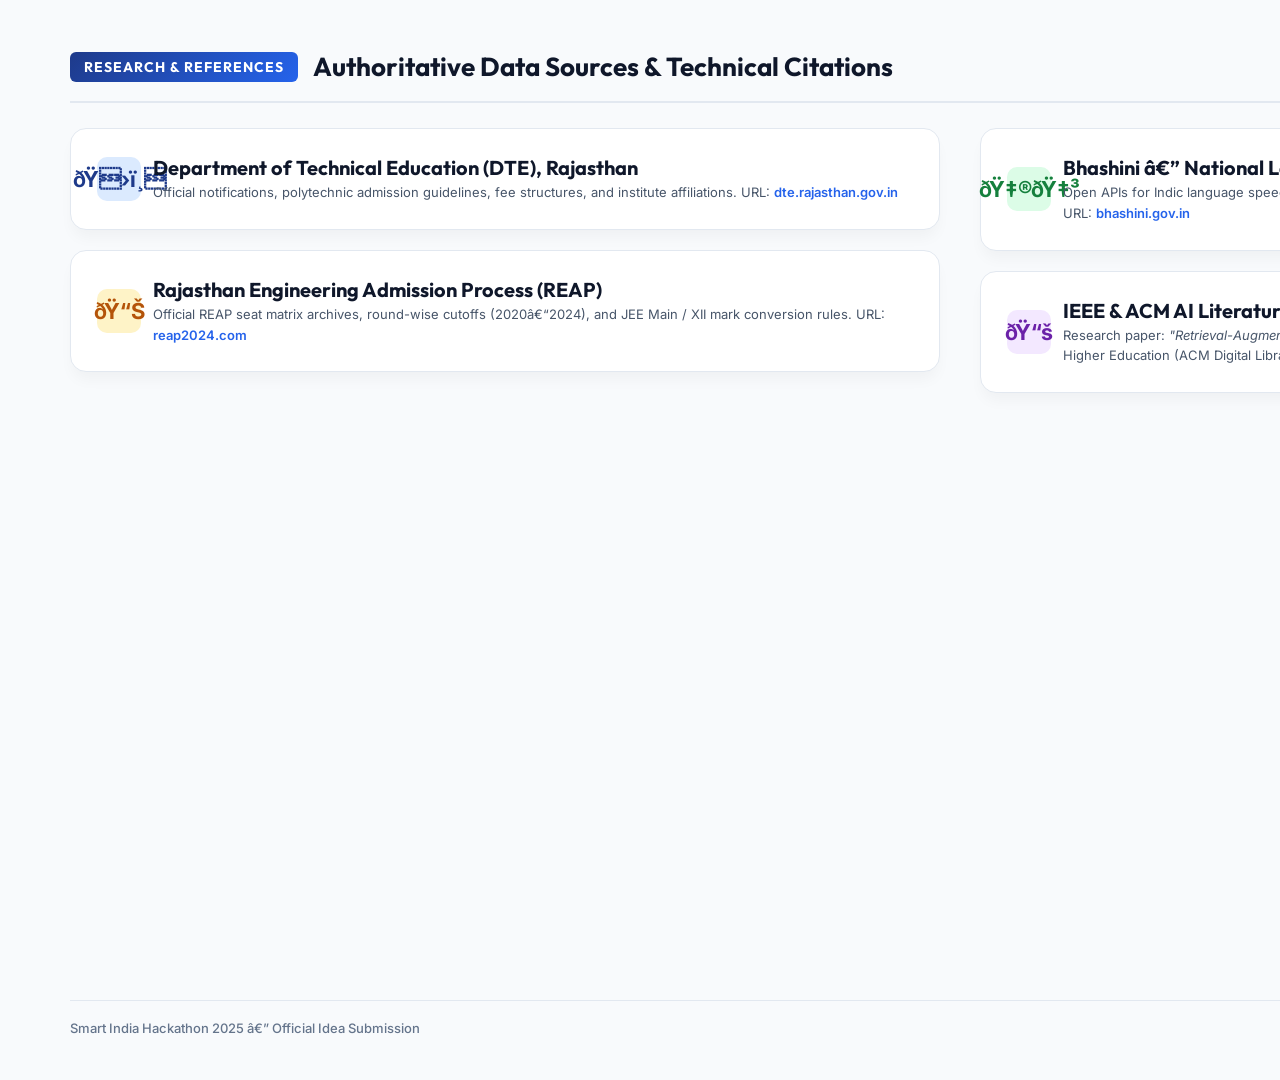
<file: New folder/slide_tmp_6.html>
﻿<!DOCTYPE html>
<html lang="en">
<head>
<meta charset="UTF-8">
<title>EduMitra AI - SIH 2025 Presentation</title>
<link rel="preconnect" href="https://fonts.googleapis.com">
<link rel="preconnect" href="https://fonts.gstatic.com" crossorigin>
<link href="https://fonts.googleapis.com/css2?family=Inter:wght@400;500;600;700;800&family=Outfit:wght@500;600;700;800&display=swap" rel="stylesheet">
<style>
  * {
    box-sizing: border-box;
    margin: 0;
    padding: 0;
  }
  @page {
    size: 1920px 1080px;
    margin: 0;
  }
  body {
    font-family: 'Inter', sans-serif;
    background-color: #0F172A;
    color: #1E293B;
    -webkit-print-color-adjust: exact;
    print-color-adjust: exact;
  }
  .slide {
    width: 1920px;
    height: 1080px;
    position: relative;
    background: #F8FAFC;
    page-break-after: always;
    overflow: hidden;
    display: flex;
    flex-direction: column;
    justify-content: space-between;
    padding: 50px 70px 40px 70px;
  }

  /* Header Bar */
  .slide-header {
    display: flex;
    justify-content: space-between;
    align-items: center;
    border-bottom: 2px solid #E2E8F0;
    padding-bottom: 18px;
    margin-bottom: 25px;
  }
  .header-left {
    display: flex;
    align-items: center;
    gap: 15px;
  }
  .sih-badge {
    background: linear-gradient(135deg, #1E3A8A, #2563EB);
    color: #FFFFFF;
    font-family: 'Outfit', sans-serif;
    font-weight: 700;
    font-size: 14px;
    letter-spacing: 1px;
    padding: 6px 14px;
    border-radius: 6px;
    text-transform: uppercase;
  }
  .slide-title-header {
    font-family: 'Outfit', sans-serif;
    font-size: 26px;
    font-weight: 700;
    color: #0F172A;
  }
  .header-right {
    font-family: 'Outfit', sans-serif;
    font-size: 15px;
    font-weight: 600;
    color: #64748B;
    display: flex;
    gap: 20px;
  }
  .header-right span {
    background: #E2E8F0;
    padding: 6px 12px;
    border-radius: 6px;
    color: #1E293B;
  }

  /* Footer Bar */
  .slide-footer {
    display: flex;
    justify-content: space-between;
    align-items: center;
    border-top: 1px solid #E2E8F0;
    padding-top: 15px;
    margin-top: 20px;
    font-size: 13px;
    color: #64748B;
    font-weight: 500;
  }
  .slide-number {
    font-family: 'Outfit', sans-serif;
    font-weight: 700;
    color: #1E3A8A;
    background: #DBEAFE;
    padding: 4px 12px;
    border-radius: 20px;
  }

  /* Slide 1 - Hero */
  .hero-container {
    display: grid;
    grid-template-columns: 1fr 1fr;
    gap: 50px;
    height: 100%;
    align-items: center;
  }
  .hero-text {
    display: flex;
    flex-direction: column;
    gap: 20px;
  }
  .hero-tag {
    display: inline-flex;
    align-items: center;
    gap: 8px;
    background: #FEF3C7;
    color: #B45309;
    font-family: 'Outfit', sans-serif;
    font-weight: 700;
    font-size: 15px;
    padding: 8px 16px;
    border-radius: 30px;
    width: fit-content;
    border: 1px solid #FCD34D;
  }
  .hero-main-title {
    font-family: 'Outfit', sans-serif;
    font-size: 58px;
    font-weight: 800;
    line-height: 1.1;
    color: #0F172A;
  }
  .hero-main-title span {
    color: #2563EB;
    background: linear-gradient(135deg, #1E3A8A, #2563EB);
    -webkit-background-clip: text;
    -webkit-text-fill-color: transparent;
  }
  .hero-sub {
    font-size: 20px;
    color: #475569;
    line-height: 1.5;
    font-weight: 500;
  }
  .meta-card-grid {
    display: grid;
    grid-template-columns: repeat(2, 1fr);
    gap: 15px;
    margin-top: 10px;
  }
  .meta-card {
    background: #FFFFFF;
    border: 1px solid #E2E8F0;
    padding: 16px 20px;
    border-radius: 12px;
    box-shadow: 0 4px 6px -1px rgba(0,0,0,0.05);
  }
  .meta-card-label {
    font-size: 12px;
    font-weight: 700;
    text-transform: uppercase;
    color: #64748B;
    letter-spacing: 0.5px;
  }
  .meta-card-val {
    font-family: 'Outfit', sans-serif;
    font-size: 18px;
    font-weight: 700;
    color: #0F172A;
    margin-top: 4px;
  }

  .hero-visual {
    background: #FFFFFF;
    border-radius: 20px;
    padding: 30px;
    box-shadow: 0 20px 25px -5px rgba(0,0,0,0.08);
    border: 1px solid #E2E8F0;
    display: flex;
    flex-direction: column;
    gap: 20px;
  }
  .hero-visual-title {
    font-family: 'Outfit', sans-serif;
    font-size: 20px;
    font-weight: 700;
    color: #1E3A8A;
    display: flex;
    align-items: center;
    gap: 10px;
  }

  /* Grid Layouts */
  .grid-2 {
    display: grid;
    grid-template-columns: 1fr 1fr;
    gap: 40px;
    height: 100%;
  }
  .grid-3 {
    display: grid;
    grid-template-columns: repeat(3, 1fr);
    gap: 30px;
    height: 100%;
  }

  .card {
    background: #FFFFFF;
    border: 1px solid #E2E8F0;
    border-radius: 16px;
    padding: 26px;
    box-shadow: 0 10px 15px -3px rgba(0,0,0,0.04);
    display: flex;
    flex-direction: column;
    gap: 12px;
  }
  .card-header {
    display: flex;
    align-items: center;
    gap: 12px;
  }
  .card-icon {
    width: 44px;
    height: 44px;
    border-radius: 10px;
    background: #DBEAFE;
    color: #1E3A8A;
    display: flex;
    align-items: center;
    justify-content: center;
    font-size: 22px;
    font-weight: 700;
    flex-shrink: 0;
  }
  .card-title {
    font-family: 'Outfit', sans-serif;
    font-size: 20px;
    font-weight: 700;
    color: #0F172A;
  }
  .card-desc {
    font-size: 15px;
    color: #475569;
    line-height: 1.6;
  }

  /* Flowchart / Steps styling */
  .workflow-box {
    background: #F1F5F9;
    border-radius: 16px;
    padding: 24px;
    border: 1px dashed #CBD5E1;
    display: flex;
    flex-direction: column;
    gap: 15px;
  }
  .workflow-step {
    background: #FFFFFF;
    border: 1px solid #E2E8F0;
    border-left: 5px solid #2563EB;
    padding: 16px 20px;
    border-radius: 10px;
    display: flex;
    align-items: center;
    gap: 15px;
    box-shadow: 0 2px 4px rgba(0,0,0,0.02);
  }
  .step-num {
    background: #1E3A8A;
    color: #FFF;
    font-family: 'Outfit', sans-serif;
    font-weight: 800;
    width: 32px;
    height: 32px;
    border-radius: 50%;
    display: flex;
    align-items: center;
    justify-content: center;
    font-size: 14px;
    flex-shrink: 0;
  }
  .step-content {
    display: flex;
    flex-direction: column;
  }
  .step-title {
    font-family: 'Outfit', sans-serif;
    font-weight: 700;
    font-size: 16px;
    color: #0F172A;
  }
  .step-detail {
    font-size: 13px;
    color: #64748B;
  }

  /* Table styling */
  .styled-table {
    width: 100%;
    border-collapse: separate;
    border-spacing: 0;
    border-radius: 12px;
    overflow: hidden;
    border: 1px solid #E2E8F0;
    box-shadow: 0 4px 6px -1px rgba(0,0,0,0.03);
  }
  .styled-table th {
    background: #1E3A8A;
    color: #FFFFFF;
    font-family: 'Outfit', sans-serif;
    font-weight: 700;
    font-size: 15px;
    padding: 14px 18px;
    text-align: left;
  }
  .styled-table td {
    background: #FFFFFF;
    padding: 14px 18px;
    font-size: 14px;
    color: #334155;
    border-bottom: 1px solid #E2E8F0;
  }
  .styled-table tr:last-child td {
    border-bottom: none;
  }
  .risk-badge {
    background: #FEE2E2;
    color: #991B1B;
    font-weight: 700;
    padding: 4px 10px;
    border-radius: 6px;
    font-size: 12px;
  }
  .strat-badge {
    background: #D1FAE5;
    color: #065F46;
    font-weight: 600;
    padding: 4px 10px;
    border-radius: 6px;
    font-size: 13px;
  }

  /* Stats Cards */
  .stat-grid {
    display: grid;
    grid-template-columns: repeat(4, 1fr);
    gap: 20px;
    margin-bottom: 20px;
  }
  .stat-card {
    background: linear-gradient(135deg, #1E3A8A, #1E40AF);
    color: #FFFFFF;
    padding: 24px;
    border-radius: 16px;
    text-align: center;
    box-shadow: 0 10px 20px rgba(30,58,138,0.15);
  }
  .stat-val {
    font-family: 'Outfit', sans-serif;
    font-size: 42px;
    font-weight: 800;
    color: #F59E0B;
  }
  .stat-label {
    font-size: 14px;
    font-weight: 600;
    margin-top: 4px;
    color: #E2E8F0;
  }

  /* Tech Pill Tags */
  .tech-pills {
    display: flex;
    flex-wrap: wrap;
    gap: 10px;
    margin-top: 10px;
  }
  .tech-pill {
    background: #EFF6FF;
    color: #1E40AF;
    font-family: 'Outfit', sans-serif;
    font-weight: 600;
    font-size: 13px;
    padding: 6px 14px;
    border-radius: 20px;
    border: 1px solid #BFDBFE;
  }

  .img-container {
    width: 100%;
    border-radius: 14px;
    overflow: hidden;
    border: 1px solid #CBD5E1;
    box-shadow: 0 8px 16px rgba(0,0,0,0.06);
  }
  .img-container img {
    width: 100%;
    height: auto;
    display: block;
  }
</style>
</head>
<body style="background:#0F172A; margin:0; padding:0; overflow:hidden;">
<div class="slide">
  <div class="slide-header">
    <div class="header-left">
      <span class="sih-badge">RESEARCH & REFERENCES</span>
      <span class="slide-title-header">Authoritative Data Sources & Technical Citations</span>
    </div>
    <div class="header-right">
      <span>TEAM: ENDEAVOURS</span>
    </div>
  </div>

  <div class="grid-2">
    <div style="display:flex; flex-direction:column; gap:20px;">
      <div class="card">
        <div class="card-header">
          <div class="card-icon" style="background:#DBEAFE; color:#1E3A8A;">ðŸ›ï¸</div>
          <div>
            <div class="card-title">Department of Technical Education (DTE), Rajasthan</div>
            <div class="card-desc" style="font-size:13px; margin-top:2px;">Official notifications, polytechnic admission guidelines, fee structures, and institute affiliations. URL: <span style="color:#2563EB; font-weight:600;">dte.rajasthan.gov.in</span></div>
          </div>
        </div>
      </div>

      <div class="card">
        <div class="card-header">
          <div class="card-icon" style="background:#FEF3C7; color:#B45309;">ðŸ“Š</div>
          <div>
            <div class="card-title">Rajasthan Engineering Admission Process (REAP)</div>
            <div class="card-desc" style="font-size:13px; margin-top:2px;">Official REAP seat matrix archives, round-wise cutoffs (2020â€“2024), and JEE Main / XII mark conversion rules. URL: <span style="color:#2563EB; font-weight:600;">reap2024.com</span></div>
          </div>
        </div>
      </div>
    </div>

    <div style="display:flex; flex-direction:column; gap:20px;">
      <div class="card">
        <div class="card-header">
          <div class="card-icon" style="background:#DCFCE7; color:#15803D;">ðŸ‡®ðŸ‡³</div>
          <div>
            <div class="card-title">Bhashini â€” National Language Translation Mission</div>
            <div class="card-desc" style="font-size:13px; margin-top:2px;">Open APIs for Indic language speech recognition (ASR) and text translation under Ministry of Electronics & IT (MeitY). URL: <span style="color:#2563EB; font-weight:600;">bhashini.gov.in</span></div>
          </div>
        </div>
      </div>

      <div class="card">
        <div class="card-header">
          <div class="card-icon" style="background:#F3E8FF; color:#6B21A8;">ðŸ“š</div>
          <div>
            <div class="card-title">IEEE & ACM AI Literature References</div>
            <div class="card-desc" style="font-size:13px; margin-top:2px;">Research paper: <em>"Retrieval-Augmented Generation for Public Governance Q&A Systems"</em> (IEEE Access 2024) & AI in Higher Education (ACM Digital Library).</div>
          </div>
        </div>
      </div>
    </div>
  </div>

  <div class="slide-footer">
    <span>Smart India Hackathon 2025 â€” Official Idea Submission</span>
    <span class="slide-number">Slide 06 of 06</span>
  </div>
</div>

</body>
</html>
</body>
</html>
</file>
<file: css/styles.css>
/* EduMitra AI - Modern AI Trust Design System */

@import url('https://fonts.googleapis.com/css2?family=Outfit:wght@300;400;500;600;700;800&family=Plus+Jakarta+Sans:wght@300;400;500;600;700&family=Inter:wght@300;400;500;600;700&display=swap');

:root {
  --bg-dark: #f8fafc;
  --bg-card: #ffffff;
  --bg-card-hover: #f1f5f9;
  --bg-glass: rgba(15, 82, 186, 0.03);
  --border-glass: #e2e8f0;
  --border-glow: rgba(15, 82, 186, 0.25);

  --primary: #0f52ba;
  --primary-hover: #0b3d8a;
  --primary-glow: rgba(15, 82, 186, 0.22);
  --secondary: #0284c7;
  --accent-cyan: #00d2ff;
  --accent-green: #10b981;
  --accent-amber: #d97706;
  --accent-rose: #ef4444;

  --text-main: #0f172a;
  --text-muted: #334155;
  --text-dim: #475569;

  --font-heading: 'Outfit', sans-serif;
  --font-body: 'Plus Jakarta Sans', 'Inter', sans-serif;

  --shadow-lg: 0 4px 6px -1px rgba(0, 0, 0, 0.05), 0 10px 25px -5px rgba(15, 82, 186, 0.1);
  --shadow-card: 0 2px 12px rgba(15, 82, 186, 0.06), 0 1px 3px rgba(0, 0, 0, 0.05);
  --radius-lg: 16px;
  --radius-md: 12px;
  --radius-sm: 8px;
}

* {
  box-sizing: border-box;
  margin: 0;
  padding: 0;
}

body {
  font-family: var(--font-body);
  background-color: var(--bg-dark);
  background-image: 
    radial-gradient(at 0% 0%, rgba(15, 82, 186, 0.06) 0px, transparent 50%),
    radial-gradient(at 100% 0%, rgba(2, 132, 199, 0.05) 0px, transparent 50%),
    radial-gradient(at 50% 100%, rgba(0, 210, 255, 0.04) 0px, transparent 50%);
  background-attachment: fixed;
  color: var(--text-main);
  line-height: 1.6;
  min-height: 100vh;
  overflow-x: hidden;
}

/* Custom Scrollbar */
::-webkit-scrollbar {
  width: 8px;
}
::-webkit-scrollbar-track {
  background: #f1f5f9;
}
::-webkit-scrollbar-thumb {
  background: rgba(15, 82, 186, 0.3);
  border-radius: 4px;
}
::-webkit-scrollbar-thumb:hover {
  background: var(--primary);
}

/* App Header & Navbar */
.navbar {
  position: sticky;
  top: 0;
  z-index: 100;
  display: flex;
  justify-content: space-between;
  align-items: center;
  padding: 0.9rem 2rem;
  background: rgba(255, 255, 255, 0.92);
  backdrop-filter: blur(16px);
  -webkit-backdrop-filter: blur(16px);
  border-bottom: 1px solid var(--border-glass);
  box-shadow: 0 2px 10px rgba(0, 0, 0, 0.03);
}

.logo-container {
  display: flex;
  align-items: center;
  gap: 0.75rem;
}

.logo-icon {
  width: 42px;
  height: 42px;
  background: linear-gradient(135deg, var(--primary), var(--secondary));
  border-radius: 12px;
  display: flex;
  align-items: center;
  justify-content: center;
  color: #fff;
  font-weight: 800;
  font-size: 1.3rem;
  box-shadow: 0 4px 12px var(--primary-glow);
}

.logo-text h1 {
  font-family: var(--font-heading);
  font-size: 1.4rem;
  font-weight: 800;
  color: var(--primary);
}

.logo-text p {
  font-size: 0.75rem;
  color: var(--secondary);
  font-weight: 600;
  letter-spacing: 0.5px;
}

/* Nav Tabs */
.nav-tabs {
  display: flex;
  gap: 0.4rem;
  background: #f1f5f9;
  padding: 4px;
  border-radius: 30px;
  border: 1px solid var(--border-glass);
}

.nav-btn {
  background: transparent;
  border: none;
  color: var(--text-muted);
  padding: 0.6rem 1.2rem;
  border-radius: 25px;
  font-family: var(--font-body);
  font-weight: 600;
  font-size: 0.88rem;
  cursor: pointer;
  transition: all 0.25s ease;
  display: flex;
  align-items: center;
  gap: 0.5rem;
}

.nav-btn:hover {
  color: var(--primary);
  background: rgba(15, 82, 186, 0.06);
}

.nav-btn.active {
  background: linear-gradient(135deg, var(--primary), var(--secondary));
  color: #fff;
  box-shadow: 0 4px 12px var(--primary-glow);
  font-weight: 600;
}

/* Controls Header (Language & Profile) */
.header-controls {
  display: flex;
  align-items: center;
  gap: 1rem;
}

.lang-selector {
  background: #ffffff;
  border: 1px solid var(--border-glass);
  color: var(--text-main);
  padding: 0.55rem 0.9rem;
  border-radius: var(--radius-sm);
  font-size: 0.85rem;
  font-weight: 500;
  cursor: pointer;
  outline: none;
  box-shadow: 0 1px 3px rgba(0, 0, 0, 0.05);
  transition: all 0.2s ease;
}

.lang-selector:hover {
  border-color: var(--primary);
}

.lang-selector option {
  background: #ffffff;
  color: var(--text-main);
}

/* Main Layout Grid */
.app-container {
  max-width: 1400px;
  margin: 0 auto;
  padding: 2rem 1.5rem;
}

/* View Sections */
.view-section {
  display: none;
  animation: fadeIn 0.35s ease forwards;
}

.view-section.active {
  display: block;
}

@keyframes fadeIn {
  from { opacity: 0; transform: translateY(8px); }
  to { opacity: 1; transform: translateY(0); }
}

/* Hero Header Banner */
.hero-banner {
  background: linear-gradient(135deg, #0f52ba, #1e3a8a);
  border: 1px solid rgba(15, 82, 186, 0.3);
  border-radius: var(--radius-lg);
  padding: 2.5rem;
  margin-bottom: 2rem;
  position: relative;
  overflow: hidden;
  color: #ffffff;
  box-shadow: 0 10px 30px -5px rgba(15, 82, 186, 0.25);
}

.hero-banner::before {
  content: '';
  position: absolute;
  top: -50%;
  right: -20%;
  width: 400px;
  height: 400px;
  background: radial-gradient(circle, rgba(0, 210, 255, 0.25) 0%, transparent 70%);
  pointer-events: none;
}

.hero-title {
  font-family: var(--font-heading);
  font-size: 2.2rem;
  font-weight: 800;
  margin-bottom: 0.75rem;
  color: #ffffff;
}

.hero-subtitle {
  color: #e2e8f0;
  font-size: 1.05rem;
  max-width: 800px;
  margin-bottom: 1.5rem;
}

.quick-stats-row {
  display: flex;
  gap: 1.2rem;
  flex-wrap: wrap;
}

.stat-chip {
  background: rgba(255, 255, 255, 0.12);
  backdrop-filter: blur(8px);
  border: 1px solid rgba(255, 255, 255, 0.2);
  padding: 0.6rem 1.2rem;
  border-radius: var(--radius-md);
  display: flex;
  align-items: center;
  gap: 0.75rem;
  font-size: 0.9rem;
  color: #ffffff;
}

.stat-chip strong {
  color: #00d2ff;
  font-weight: 700;
}

/* Glass Card */
.glass-card {
  background: var(--bg-card);
  border: 1px solid var(--border-glass);
  border-radius: var(--radius-lg);
  padding: 1.5rem;
  transition: all 0.3s ease;
  box-shadow: var(--shadow-card);
}

.glass-card:hover {
  border-color: var(--border-glow);
  box-shadow: 0 8px 24px rgba(15, 82, 186, 0.12);
  transform: translateY(-2px);
}

/* Chat Interface Styling — Modern AI Trust Theme */
.chat-layout {
  display: grid;
  grid-template-columns: 1fr 340px;
  gap: 1.5rem;
}

@media (max-width: 992px) {
  .chat-layout { grid-template-columns: 1fr; }
}

.chat-box {
  display: flex;
  flex-direction: column;
  height: 620px;
  background: #ffffff;
  border: 1px solid var(--border-glass);
  border-radius: var(--radius-lg);
  overflow: hidden;
  box-shadow: var(--shadow-card);
}

.chat-header {
  padding: 1rem 1.5rem;
  background: linear-gradient(135deg, var(--primary), #1e3a8a);
  color: #ffffff;
  border-bottom: 1px solid rgba(255, 255, 255, 0.15);
  display: flex;
  align-items: center;
  justify-content: space-between;
}

.chat-header h3, .chat-header h4, .chat-header p, .chat-header span {
  color: #ffffff !important;
}

.chat-messages {
  flex: 1;
  padding: 1.5rem;
  overflow-y: auto;
  display: flex;
  flex-direction: column;
  gap: 1.2rem;
  background: #f8fafc;
}

.message-bubble {
  max-width: 82%;
  padding: 1rem 1.25rem;
  border-radius: 16px;
  font-size: 0.95rem;
  line-height: 1.5;
  position: relative;
  animation: fadeIn 0.2s ease;
}

.message-bubble.user {
  align-self: flex-end;
  background: linear-gradient(135deg, #0f52ba 0%, #2563eb 100%);
  color: #ffffff;
  border-bottom-right-radius: 4px;
  box-shadow: 0 4px 14px rgba(15, 82, 186, 0.22);
}

.message-bubble.assistant {
  align-self: flex-start;
  background: #eff6ff;
  border: 1px solid #bfdbfe;
  border-left: 4px solid #0f52ba;
  color: #0f172a;
  border-bottom-left-radius: 4px;
  box-shadow: 0 2px 10px rgba(15, 82, 186, 0.06);
}

.source-badge {
  display: inline-flex;
  align-items: center;
  gap: 0.4rem;
  background: #e0f2fe;
  border: 1px solid #7dd3fc;
  color: #0369a1;
  font-size: 0.75rem;
  font-weight: 600;
  padding: 0.25rem 0.65rem;
  border-radius: 20px;
  margin-top: 0.6rem;
  margin-right: 0.4rem;
}

.chat-input-area {
  padding: 1rem;
  background: #ffffff;
  border-top: 1px solid #e2e8f0;
}

.chat-form {
  display: flex;
  gap: 0.75rem;
}

.chat-input {
  flex: 1;
  background: #f8fafc;
  border: 1px solid #cbd5e1;
  color: var(--text-main);
  padding: 0.8rem 1.2rem;
  border-radius: var(--radius-md);
  font-family: var(--font-body);
  font-size: 0.95rem;
  outline: none;
  transition: all 0.2s ease;
}

.chat-input:focus {
  border-color: var(--primary);
  background: #ffffff;
  box-shadow: 0 0 0 3px rgba(15, 82, 186, 0.15);
}

.send-btn {
  background: linear-gradient(135deg, var(--primary), var(--secondary));
  color: #fff;
  border: none;
  padding: 0.8rem 1.5rem;
  border-radius: var(--radius-md);
  font-weight: 600;
  cursor: pointer;
  transition: all 0.25s ease;
  display: flex;
  align-items: center;
  gap: 0.5rem;
  box-shadow: 0 4px 12px var(--primary-glow);
}

.send-btn:hover {
  transform: translateY(-1px);
  box-shadow: 0 6px 16px var(--primary-glow);
}

.prompt-chips {
  display: flex;
  gap: 0.5rem;
  flex-wrap: wrap;
  margin-top: 0.75rem;
}

.chip-btn {
  background: #f1f5f9;
  border: 1px solid #e2e8f0;
  color: #475569;
  padding: 0.4rem 0.8rem;
  border-radius: 20px;
  font-size: 0.8rem;
  font-weight: 500;
  cursor: pointer;
  transition: all 0.2s ease;
}

.chip-btn:hover {
  color: var(--primary);
  border-color: var(--primary);
  background: rgba(15, 82, 186, 0.08);
}

/* College Explorer Grid */
.filters-bar {
  display: grid;
  grid-template-columns: repeat(auto-fit, minmax(200px, 1fr));
  gap: 1rem;
  margin-bottom: 1.5rem;
  background: var(--bg-card);
  padding: 1.25rem;
  border-radius: var(--radius-lg);
  border: 1px solid var(--border-glass);
}

.filter-group label {
  display: block;
  font-size: 0.8rem;
  color: #0f172a;
  margin-bottom: 0.4rem;
  font-weight: 700;
  text-transform: uppercase;
  letter-spacing: 0.5px;
}

.filter-select, .filter-input {
  width: 100%;
  background: #ffffff;
  border: 1px solid #cbd5e1;
  color: #0f172a;
  padding: 0.65rem 0.9rem;
  border-radius: var(--radius-sm);
  font-size: 0.9rem;
  font-weight: 500;
  outline: none;
  transition: all 0.2s ease;
}

.filter-select:focus, .filter-input:focus {
  border-color: var(--primary);
  box-shadow: 0 0 0 3px rgba(15, 82, 186, 0.15);
}

.colleges-grid {
  display: grid;
  grid-template-columns: repeat(auto-fill, minmax(340px, 1fr));
  gap: 1.5rem;
}

.college-card-header {
  display: flex;
  justify-content: space-between;
  align-items: flex-start;
  margin-bottom: 1rem;
}

.college-title {
  font-family: var(--font-heading);
  font-size: 1.25rem;
  font-weight: 800;
  color: #0f172a;
}

.badge-tag {
  font-size: 0.75rem;
  font-weight: 700;
  padding: 0.25rem 0.6rem;
  border-radius: 12px;
  text-transform: uppercase;
}

.badge-govt {
  background: #d1fae5;
  color: #047857;
  border: 1px solid #a7f3d0;
}

.badge-private {
  background: #e0f2fe;
  color: #0369a1;
  border: 1px solid #bae6fd;
}

.college-specs {
  display: grid;
  grid-template-columns: 1fr 1fr;
  gap: 0.75rem;
  margin: 1rem 0;
  background: #f8fafc;
  border: 1px solid #e2e8f0;
  padding: 0.8rem;
  border-radius: var(--radius-md);
  font-size: 0.85rem;
}

.spec-item span {
  display: block;
  color: #475569;
  font-size: 0.75rem;
  font-weight: 600;
}

.spec-item strong {
  color: #0f172a;
  font-weight: 700;
}

.card-actions {
  display: flex;
  gap: 0.5rem;
  margin-top: 1rem;
}

.btn-secondary {
  flex: 1;
  background: #f1f5f9;
  border: 1px solid #cbd5e1;
  color: #0f172a;
  padding: 0.6rem;
  border-radius: var(--radius-sm);
  font-size: 0.85rem;
  font-weight: 600;
  cursor: pointer;
  transition: all 0.2s ease;
  text-align: center;
}

.btn-secondary:hover {
  background: var(--primary);
  color: #ffffff;
  border-color: var(--primary);
}

/* Comparison Table */
.comparison-table-wrapper {
  overflow-x: auto;
  border-radius: var(--radius-lg);
  border: 1px solid #cbd5e1;
  background: #ffffff;
  box-shadow: var(--shadow-card);
}

.comparison-table {
  width: 100%;
  border-collapse: collapse;
  text-align: left;
  font-size: 0.9rem;
}

.comparison-table th, .comparison-table td {
  padding: 1.2rem 1.5rem;
  border-bottom: 1px solid #e2e8f0;
  border-right: 1px solid #e2e8f0;
  color: #0f172a;
}

.comparison-table th {
  background: var(--primary);
  color: #ffffff;
  font-family: var(--font-heading);
  font-weight: 700;
}

.comparison-table tr:nth-child(even) {
  background: #f8fafc;
}

/* Wizard / Form Container */
.form-wizard {
  max-width: 700px;
  margin: 0 auto;
  background: var(--bg-card);
  border: 1px solid var(--border-glass);
  border-radius: var(--radius-lg);
  padding: 2rem;
}

.form-group {
  margin-bottom: 1.25rem;
}

.form-group label {
  display: block;
  font-size: 0.9rem;
  font-weight: 600;
  margin-bottom: 0.4rem;
  color: var(--text-main);
}

.form-control {
  width: 100%;
  background: #ffffff;
  border: 1px solid #cbd5e1;
  color: #0f172a;
  padding: 0.75rem 1rem;
  border-radius: var(--radius-md);
  font-size: 0.95rem;
  font-weight: 500;
  outline: none;
}

.form-control:focus {
  border-color: var(--primary);
  box-shadow: 0 0 0 3px rgba(15, 82, 186, 0.15);
}

/* Roadmap Visual Timeline */
.timeline-container {
  position: relative;
  padding-left: 2rem;
  margin-top: 2rem;
}

.timeline-container::before {
  content: '';
  position: absolute;
  left: 15px;
  top: 0;
  bottom: 0;
  width: 3px;
  background: linear-gradient(180deg, var(--primary), var(--secondary));
  border-radius: 2px;
}

.timeline-item {
  position: relative;
  margin-bottom: 2rem;
  background: #ffffff;
  border: 1px solid #cbd5e1;
  border-radius: var(--radius-lg);
  padding: 1.5rem;
  box-shadow: var(--shadow-card);
}

.timeline-dot {
  position: absolute;
  left: -2.35rem;
  top: 1.5rem;
  width: 28px;
  height: 28px;
  border-radius: 50%;
  background: var(--primary);
  color: #ffffff;
  border: 3px solid #ffffff;
  box-shadow: 0 4px 10px rgba(15, 82, 186, 0.25);
  display: flex;
  align-items: center;
  justify-content: center;
  font-weight: 700;
  font-size: 0.8rem;
}

.timeline-title {
  font-family: var(--font-heading);
  font-size: 1.25rem;
  font-weight: 800;
  color: #0f172a;
  margin-bottom: 0.5rem;
}

/* ==========================================================================
   Student Authentication System & Header Profile Component
   ========================================================================== */

/* Navbar Auth Header Controls */
.header-controls {
  display: flex;
  align-items: center;
  gap: 0.75rem;
}

.auth-btn {
  background: linear-gradient(135deg, var(--primary), var(--secondary));
  color: #fff;
  border: none;
  padding: 0.65rem 1.2rem;
  border-radius: 30px;
  font-family: var(--font-body);
  font-weight: 600;
  font-size: 0.88rem;
  cursor: pointer;
  display: flex;
  align-items: center;
  gap: 0.5rem;
  box-shadow: 0 4px 15px var(--primary-glow);
  transition: all 0.25s ease;
}

.auth-btn:hover {
  transform: translateY(-2px);
  box-shadow: 0 6px 20px var(--primary-glow);
}

/* User Profile Chip */
.user-profile-menu {
  position: relative;
}

.user-chip-btn {
  display: flex;
  align-items: center;
  gap: 0.6rem;
  background: #ffffff;
  border: 1px solid #cbd5e1;
  padding: 0.4rem 0.8rem;
  border-radius: 30px;
  color: #0f172a;
  font-weight: 600;
  cursor: pointer;
  box-shadow: 0 1px 4px rgba(0, 0, 0, 0.05);
  transition: all 0.2s ease;
}

.user-chip-btn:hover {
  background: #f8fafc;
  border-color: var(--primary);
}

.user-avatar {
  width: 32px;
  height: 32px;
  border-radius: 50%;
  background: #f1f5f9;
  border: 2px solid var(--primary);
}

.user-chip-info {
  display: flex;
  flex-direction: column;
  text-align: left;
  line-height: 1.2;
}

.user-chip-name {
  font-size: 0.85rem;
  font-weight: 700;
  color: #0f172a;
}

.user-chip-provider {
  font-size: 0.7rem;
  color: var(--primary);
  font-weight: 600;
}

.dropdown-caret {
  font-size: 0.65rem;
  color: #64748b;
}

/* User Profile Dropdown Card */
.user-dropdown-card {
  position: absolute;
  top: 120%;
  right: 0;
  width: 280px;
  background: #ffffff;
  border: 1px solid #cbd5e1;
  border-radius: var(--radius-md);
  padding: 1rem;
  box-shadow: 0 10px 30px rgba(15, 82, 186, 0.15);
  z-index: 200;
  animation: fadeInDown 0.2s ease-out;
}

@keyframes fadeInDown {
  from { opacity: 0; transform: translateY(-10px); }
  to { opacity: 1; transform: translateY(0); }
}

.dropdown-header {
  display: flex;
  align-items: center;
  gap: 0.75rem;
  margin-bottom: 0.75rem;
}

.dropdown-avatar {
  width: 44px;
  height: 44px;
  border-radius: 50%;
  background: #f1f5f9;
}

.provider-badge {
  font-size: 0.65rem;
  background: rgba(15, 82, 186, 0.1);
  color: var(--primary);
  border: 1px solid rgba(15, 82, 186, 0.2);
  padding: 2px 6px;
  border-radius: 10px;
  font-weight: 600;
}

.dropdown-user-details strong {
  display: block;
  font-size: 0.95rem;
  color: #0f172a;
}

.dropdown-user-details small {
  color: #475569;
  font-size: 0.78rem;
  word-break: break-all;
}

.dropdown-divider {
  height: 1px;
  background: #e2e8f0;
  margin: 0.75rem 0;
}

.dropdown-stats {
  display: flex;
  justify-content: space-between;
  gap: 0.5rem;
}

.stat-box {
  background: #f8fafc;
  border: 1px solid #e2e8f0;
  padding: 0.4rem 0.6rem;
  border-radius: var(--radius-sm);
  flex: 1;
  text-align: center;
}

.stat-label {
  display: block;
  font-size: 0.68rem;
  color: #64748b;
  font-weight: 600;
}

.stat-val {
  font-size: 0.78rem;
  font-weight: 700;
  color: var(--primary);
}

.dropdown-action-btn {
  width: 100%;
  background: #ffffff;
  border: 1px solid #cbd5e1;
  color: #0f172a;
  padding: 0.6rem;
  border-radius: var(--radius-sm);
  margin-top: 0.4rem;
  cursor: pointer;
  display: flex;
  align-items: center;
  gap: 0.5rem;
  font-size: 0.85rem;
  font-weight: 600;
  transition: all 0.2s ease;
}

.dropdown-action-btn:hover {
  background: #f1f5f9;
  border-color: var(--primary);
  color: var(--primary);
}

.dropdown-action-btn.logout-action {
  color: #ef4444;
  border-color: #fecdd3;
}

.dropdown-action-btn.logout-action:hover {
  background: #fef2f2;
  border-color: #ef4444;
}

/* Auth Modal Overlay & Card */
.auth-modal-overlay {
  position: fixed;
  top: 0;
  left: 0;
  width: 100vw;
  height: 100vh;
  background: rgba(15, 23, 42, 0.6);
  backdrop-filter: blur(8px);
  -webkit-backdrop-filter: blur(8px);
  z-index: 1000;
  display: flex;
  align-items: center;
  justify-content: center;
  padding: 1rem;
  animation: fadeIn 0.25s ease-out;
}

.auth-modal-card {
  position: relative;
  width: 100%;
  max-width: 440px;
  background: #ffffff;
  border: 1px solid #cbd5e1;
  box-shadow: 0 10px 40px rgba(15, 82, 186, 0.2);
  border-radius: var(--radius-lg);
  padding: 2rem;
  color: #0f172a;
  animation: modalPop 0.3s cubic-bezier(0.16, 1, 0.3, 1);
}

@keyframes modalPop {
  from { opacity: 0; transform: scale(0.92) translateY(15px); }
  to { opacity: 1; transform: scale(1) translateY(0); }
}

.auth-modal-close {
  position: absolute;
  top: 1rem;
  right: 1rem;
  background: transparent;
  border: none;
  color: #64748b;
  font-size: 1.5rem;
  cursor: pointer;
  line-height: 1;
  transition: color 0.2s ease;
}

.auth-modal-close:hover {
  color: #0f172a;
}

.auth-modal-header {
  text-align: center;
  margin-bottom: 1.5rem;
}

.auth-logo-badge {
  width: 48px;
  height: 48px;
  margin: 0 auto 0.75rem;
  background: linear-gradient(135deg, var(--primary), var(--secondary));
  border-radius: 14px;
  display: flex;
  align-items: center;
  justify-content: center;
  font-size: 1.5rem;
  font-weight: 800;
  color: #fff;
  box-shadow: 0 4px 12px var(--primary-glow);
}

.auth-modal-header h2 {
  font-family: var(--font-heading);
  font-size: 1.4rem;
  font-weight: 800;
  color: #0f172a;
  margin-bottom: 0.3rem;
}

.auth-modal-header p {
  font-size: 0.82rem;
  color: #334155;
}

/* Google Direct Sign In Button */
.google-auth-container {
  margin-bottom: 1rem;
}

.google-btn {
  width: 100%;
  background: #ffffff;
  color: #1f2937;
  border: 1px solid #cbd5e1;
  padding: 0.75rem 1rem;
  border-radius: 30px;
  font-family: var(--font-body);
  font-weight: 700;
  font-size: 0.92rem;
  cursor: pointer;
  display: flex;
  align-items: center;
  justify-content: center;
  gap: 0.75rem;
  transition: all 0.2s ease;
  box-shadow: 0 2px 8px rgba(0, 0, 0, 0.08);
}

.google-btn:hover {
  background: #f8fafc;
  border-color: var(--primary);
  transform: translateY(-1px);
  box-shadow: 0 4px 12px rgba(15, 82, 186, 0.15);
}

.google-icon {
  flex-shrink: 0;
}

/* Auth Divider */
.auth-divider {
  display: flex;
  align-items: center;
  text-align: center;
  margin: 1.2rem 0;
  color: #64748b;
  font-size: 0.72rem;
  letter-spacing: 1px;
  font-weight: 700;
}

.auth-divider::before,
.auth-divider::after {
  content: '';
  flex: 1;
  border-bottom: 1px solid #e2e8f0;
}

.auth-divider span {
  padding: 0 0.75rem;
}

/* Auth Tabs */
.auth-tabs {
  display: flex;
  gap: 0.5rem;
  background: #f1f5f9;
  padding: 4px;
  border-radius: var(--radius-md);
  border: 1px solid #cbd5e1;
  margin-bottom: 1.2rem;
}

.auth-tab-btn {
  flex: 1;
  background: transparent;
  border: none;
  color: #475569;
  padding: 0.5rem 0.6rem;
  border-radius: var(--radius-sm);
  font-size: 0.82rem;
  font-weight: 600;
  cursor: pointer;
  transition: all 0.2s ease;
}

.auth-tab-btn.active {
  background: var(--primary);
  color: #ffffff;
  box-shadow: 0 2px 8px var(--primary-glow);
}

.auth-tab-content {
  display: none;
}

.auth-tab-content.active {
  display: block;
  animation: fadeIn 0.2s ease-out;
}

/* Auth Input Fields */
.form-group {
  margin-bottom: 1rem;
}

.form-group label {
  display: block;
  font-size: 0.82rem;
  font-weight: 700;
  color: #0f172a;
  margin-bottom: 0.4rem;
}

.auth-input {
  width: 100%;
  background: #f8fafc;
  border: 1px solid #cbd5e1;
  border-radius: var(--radius-md);
  padding: 0.7rem 1rem;
  color: #0f172a;
  font-size: 0.9rem;
  font-weight: 500;
  outline: none;
  transition: border-color 0.2s ease;
}

.auth-input:focus {
  border-color: var(--primary);
  background: #ffffff;
  box-shadow: 0 0 0 3px rgba(15, 82, 186, 0.15);
}

.password-input-wrapper {
  position: relative;
  display: flex;
  align-items: center;
}

.password-input-wrapper .auth-input {
  padding-right: 2.5rem;
}

.toggle-pwd-btn {
  position: absolute;
  right: 0.75rem;
  background: transparent;
  border: none;
  cursor: pointer;
  font-size: 1rem;
  opacity: 0.7;
}

.toggle-pwd-btn:hover {
  opacity: 1;
}

.mobile-input-wrapper {
  display: flex;
  align-items: center;
  background: #f8fafc;
  border: 1px solid #cbd5e1;
  border-radius: var(--radius-md);
  overflow: hidden;
}

.country-prefix {
  padding: 0.7rem 0.75rem;
  background: #e2e8f0;
  font-size: 0.85rem;
  font-weight: 600;
  color: #0f172a;
  border-right: 1px solid #cbd5e1;
}

.mobile-input {
  border: none !important;
  border-radius: 0 !important;
  background: transparent !important;
}

.otp-input {
  letter-spacing: 4px;
  font-size: 1.2rem;
  font-weight: 700;
  text-align: center;
}

.otp-hint {
  display: block;
  margin-top: 0.3rem;
  font-size: 0.75rem;
  color: #d97706;
  font-weight: 600;
}

/* Submit Buttons */
.auth-submit-btn {
  width: 100%;
  background: linear-gradient(135deg, var(--primary), var(--secondary));
  color: #fff;
  border: none;
  padding: 0.75rem;
  border-radius: 30px;
  font-weight: 700;
  font-size: 0.95rem;
  cursor: pointer;
  margin-top: 0.5rem;
  transition: all 0.2s ease;
  box-shadow: 0 4px 15px var(--primary-glow);
}

.auth-submit-btn:hover {
  transform: translateY(-1px);
  box-shadow: 0 6px 20px var(--primary-glow);
}

.auth-mode-toggle {
  text-align: center;
  margin-top: 1rem;
  font-size: 0.82rem;
  color: #334155;
  font-weight: 500;
}

.link-btn {
  background: transparent;
  border: none;
  color: var(--primary);
  font-weight: 700;
  cursor: pointer;
  margin-left: 0.3rem;
  font-size: 0.82rem;
  text-decoration: underline;
}

/* Alert Banner Inside Modal */
.auth-alert-box {
  padding: 0.6rem 0.8rem;
  border-radius: var(--radius-sm);
  font-size: 0.82rem;
  font-weight: 600;
  margin-bottom: 1rem;
}

.auth-alert-box.error {
  background: #fef2f2;
  border: 1px solid #fecdd3;
  color: #991b1b;
}

.auth-alert-box.info {
  background: #f0f9ff;
  border: 1px solid #bae6fd;
  color: #075985;
}

.auth-alert-box.success {
  background: #ecfdf5;
  border: 1px solid #a7f3d0;
  color: #065f46;
}

/* Toast Notifications */
.auth-toast {
  position: fixed;
  bottom: 2rem;
  right: 2rem;
  background: #ffffff;
  border: 1px solid var(--primary);
  color: #0f172a;
  padding: 0.75rem 1.25rem;
  border-radius: 30px;
  box-shadow: 0 10px 30px rgba(15, 82, 186, 0.2);
  font-size: 0.88rem;
  font-weight: 600;
  z-index: 2000;
  display: flex;
  align-items: center;
  gap: 0.6rem;
  opacity: 0;
  transform: translateY(20px);
  transition: all 0.3s cubic-bezier(0.16, 1, 0.3, 1);
}

.auth-toast.show {
  opacity: 1;
  transform: translateY(0);
}

.auth-toast.success {
  border-color: var(--accent-green);
}
</file>
